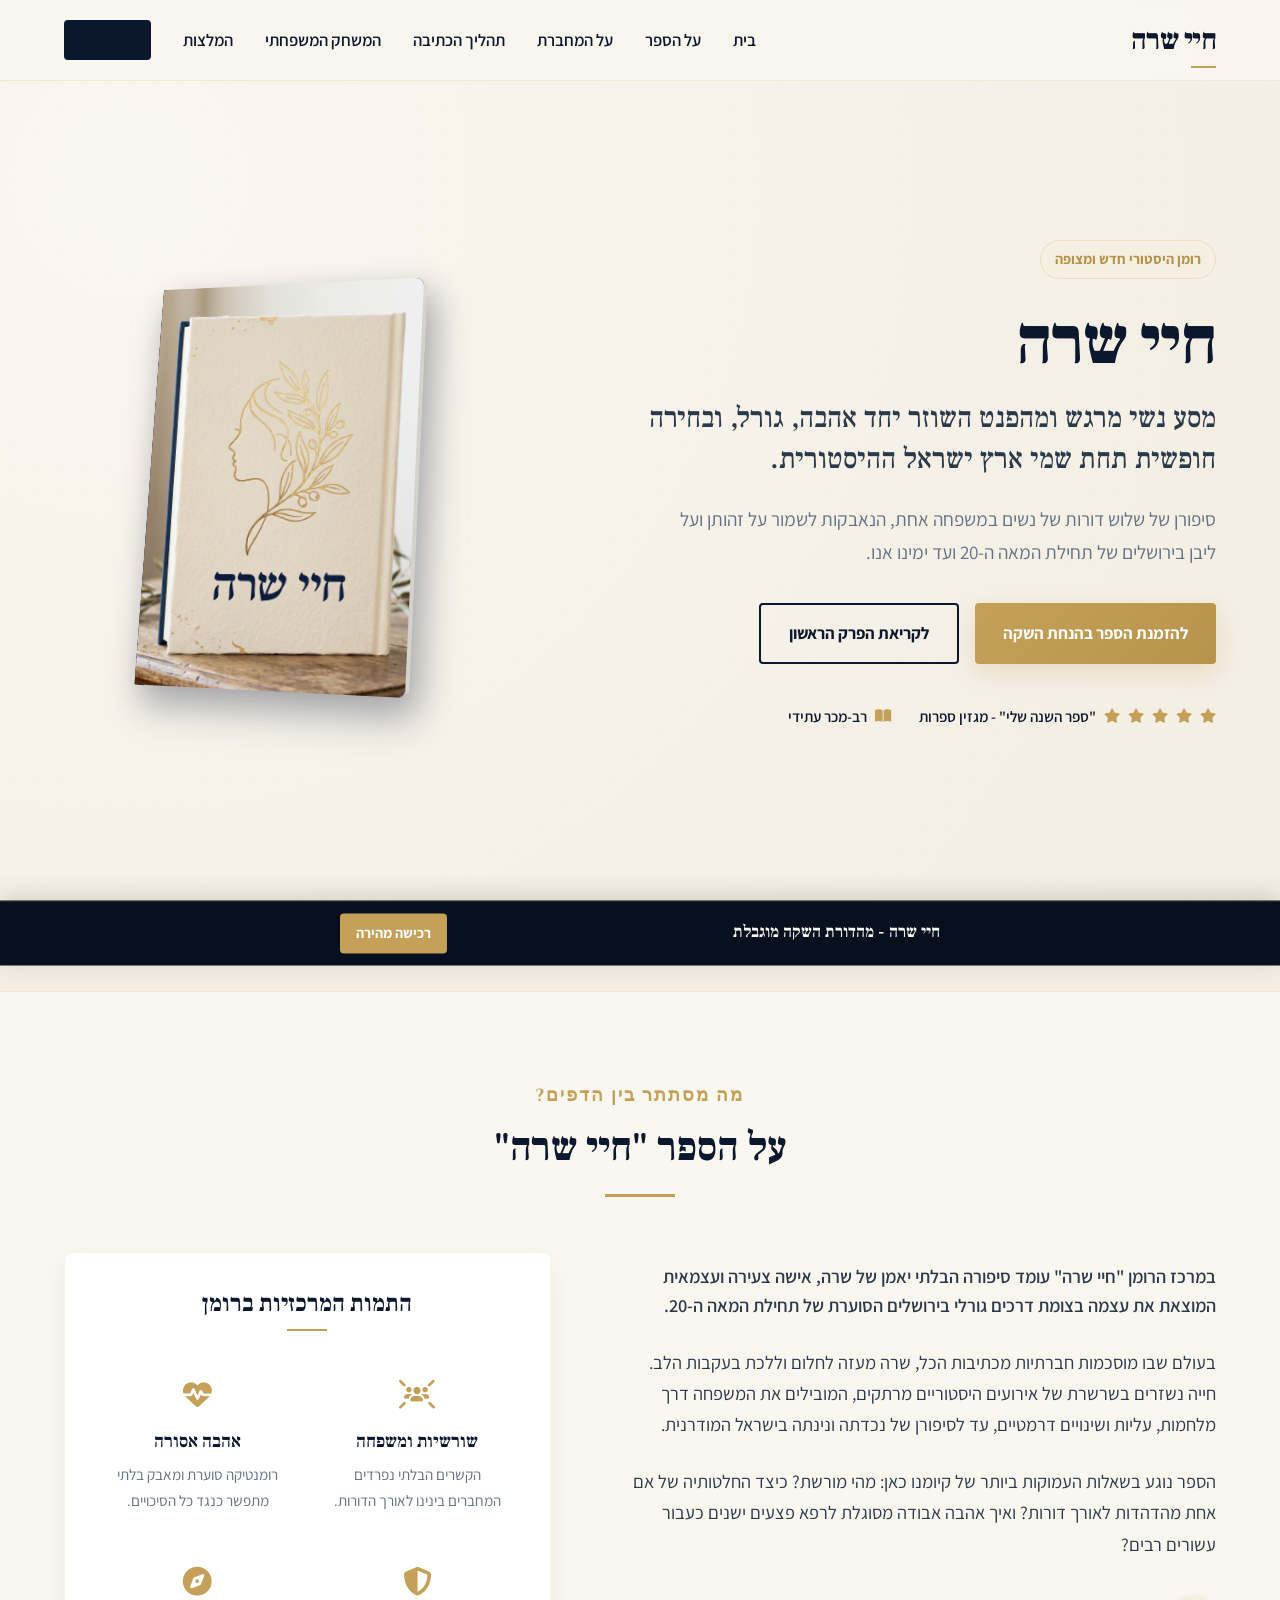
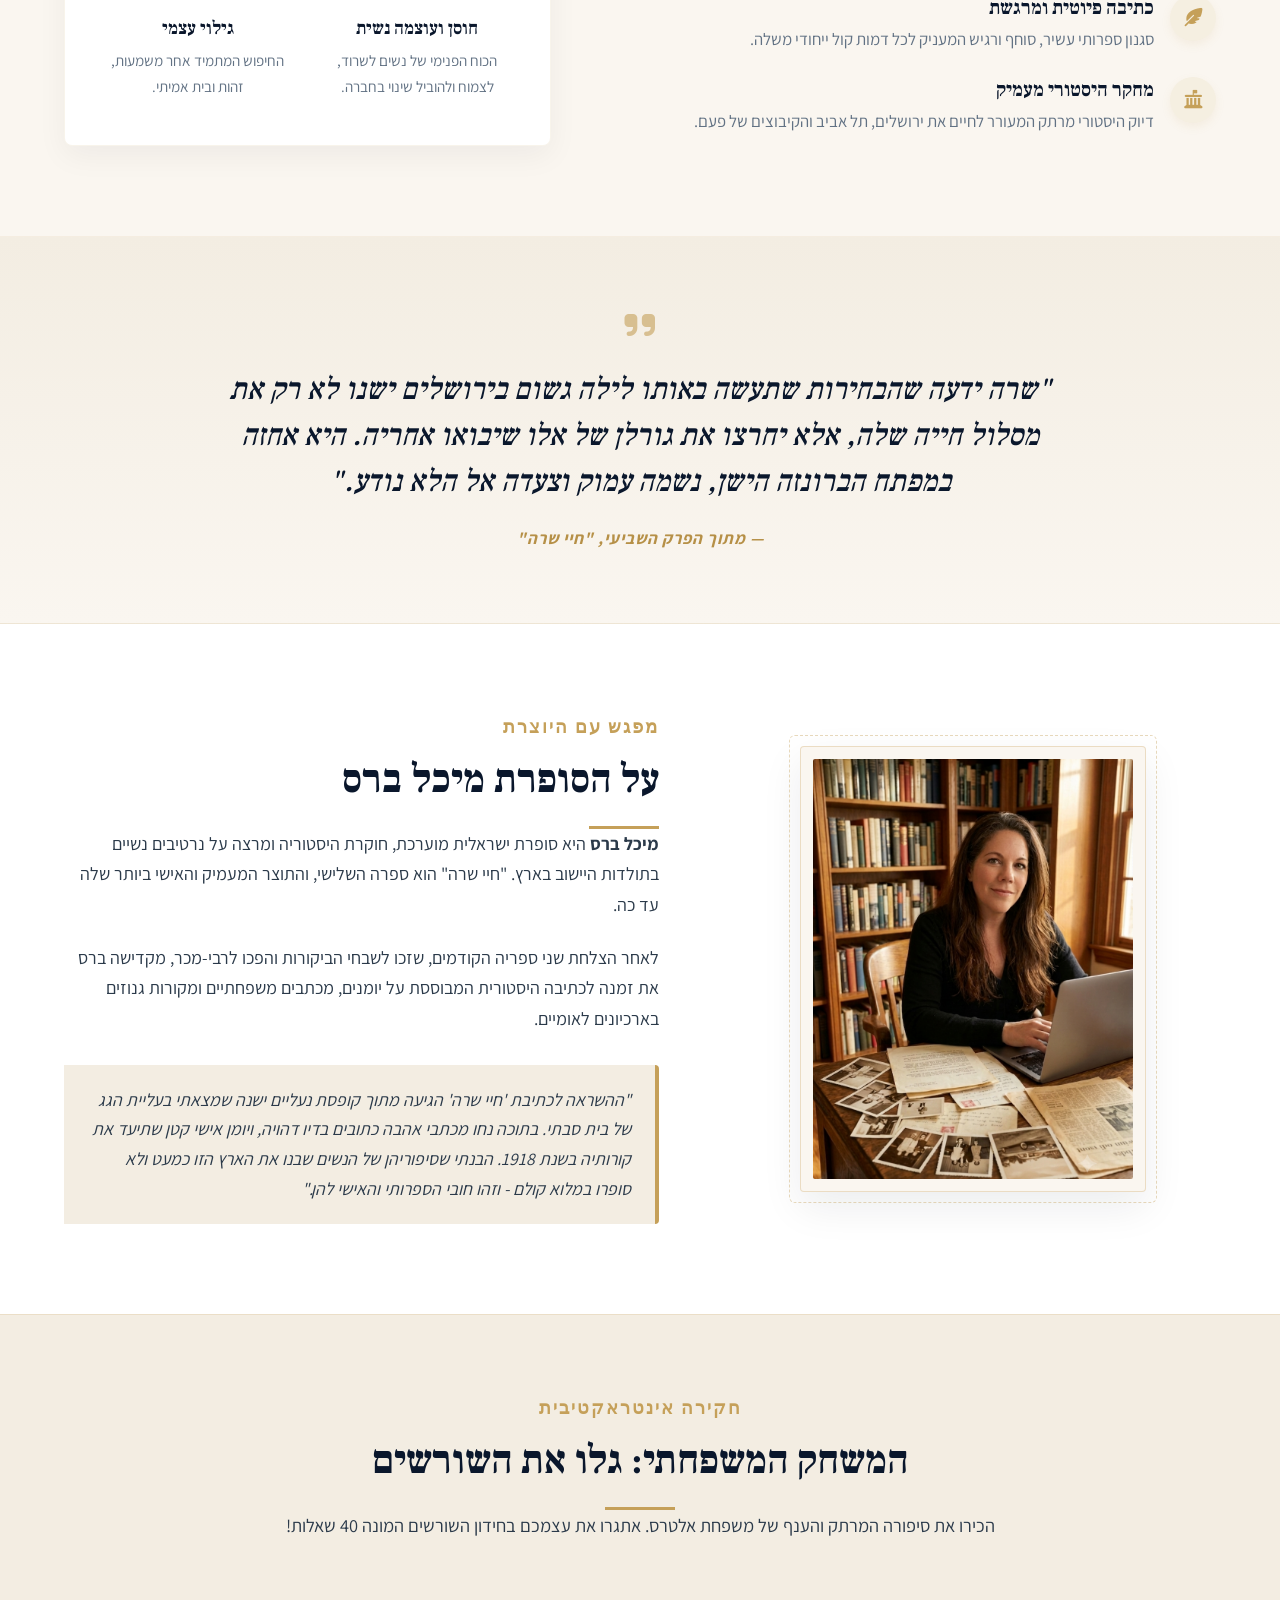
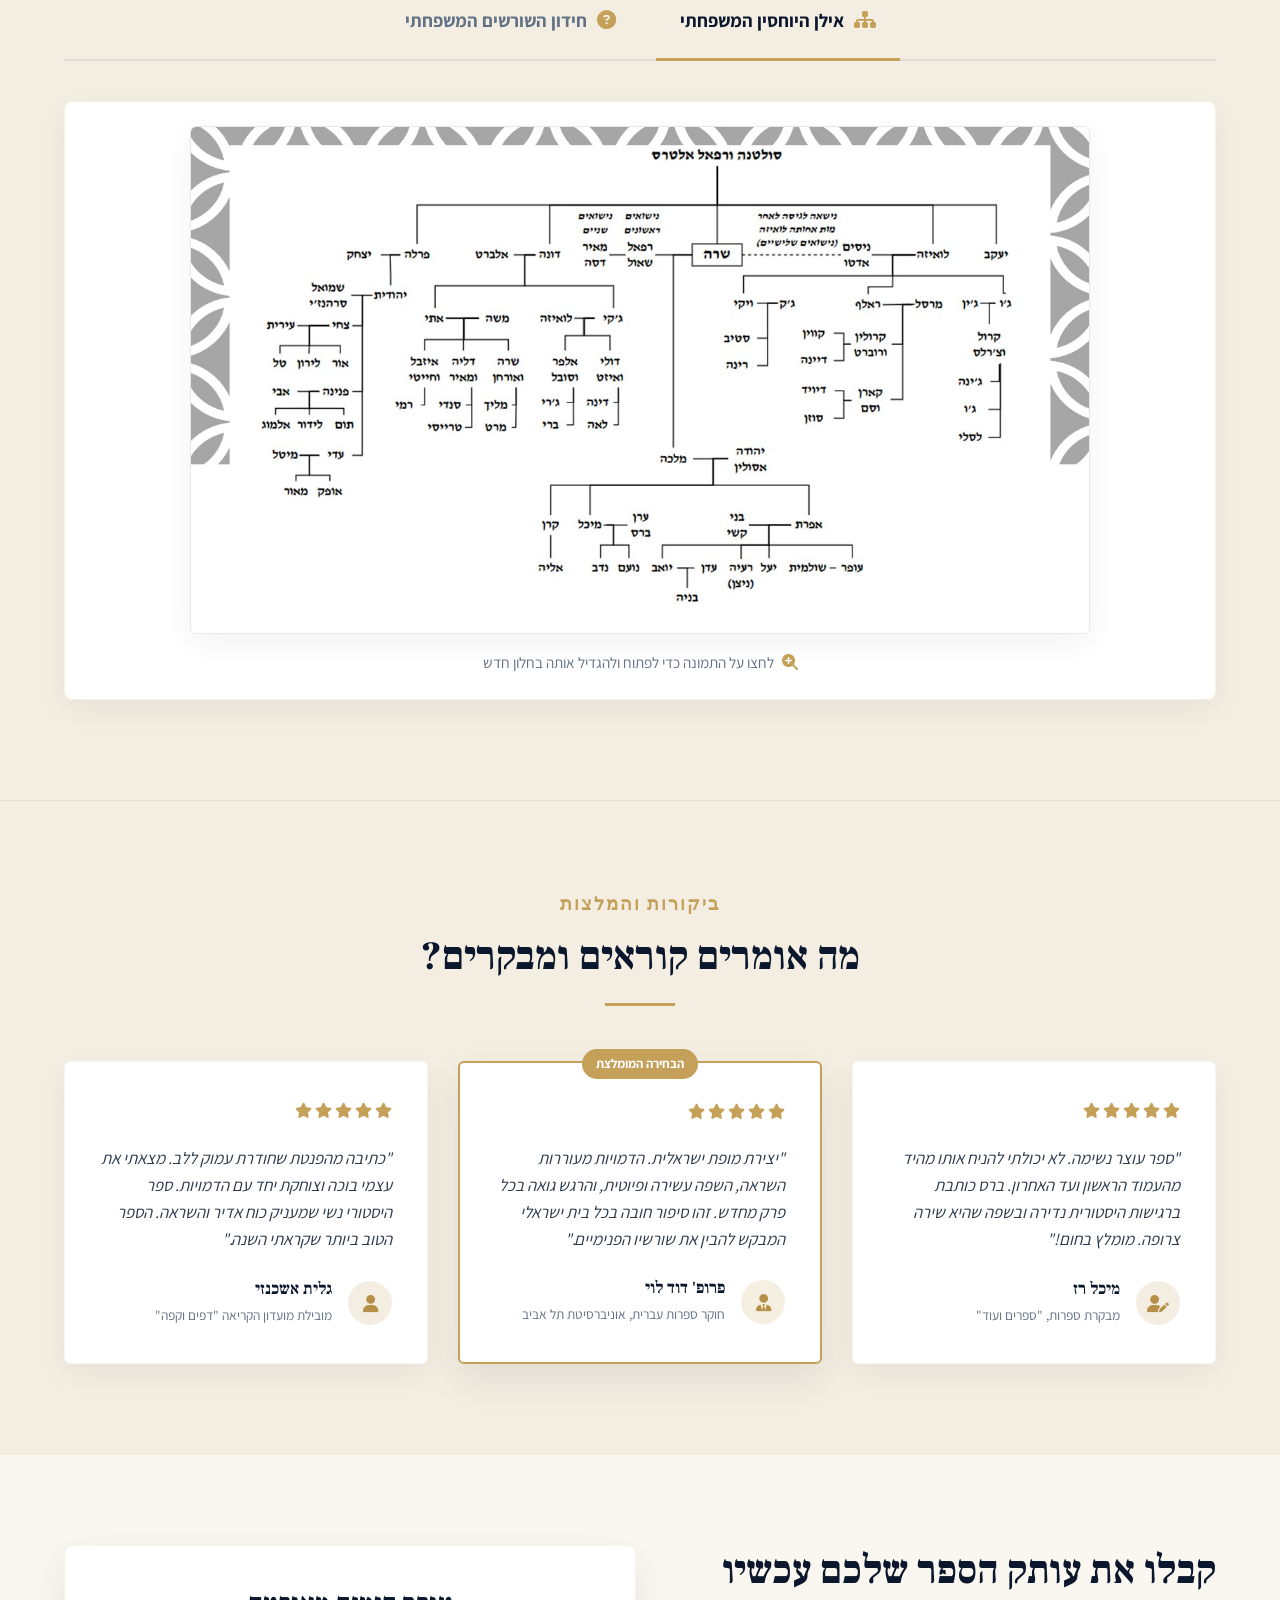
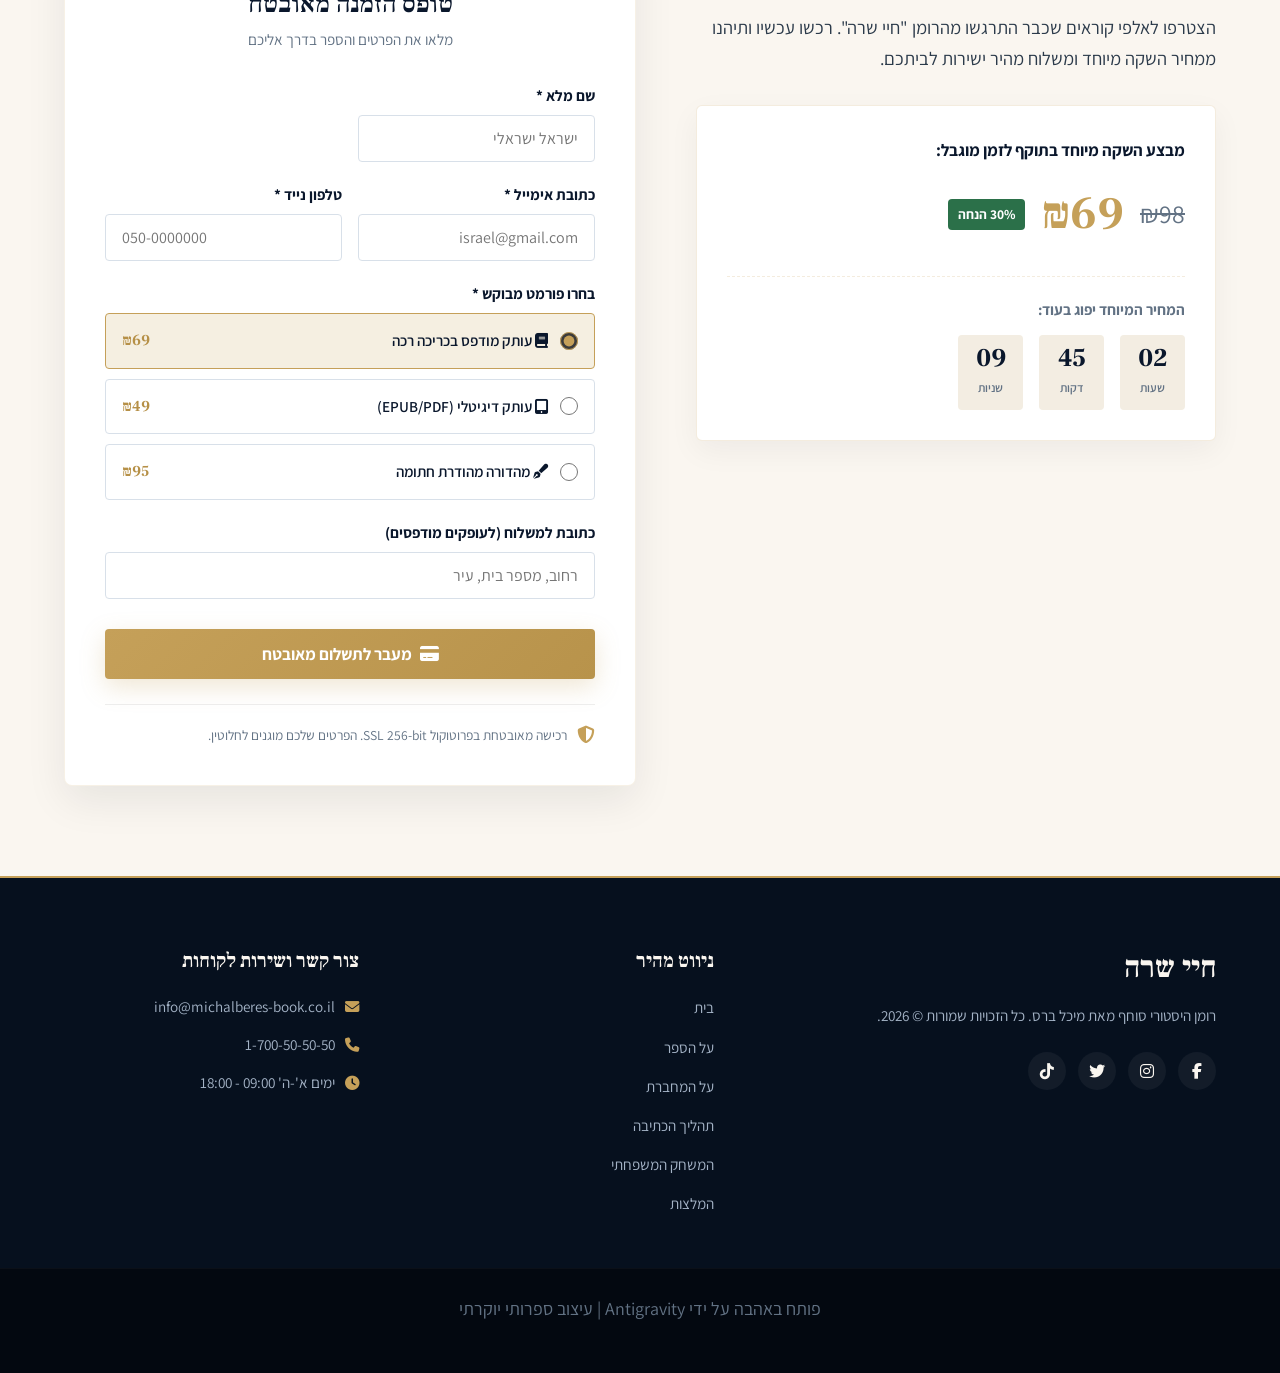
<file: index.html>
<!DOCTYPE html>
<html lang="he" dir="rtl">
<head>
    <meta charset="UTF-8">
    <meta name="viewport" content="width=device-width, initial-scale=1.0">
    <meta name="description" content="חיי שרה - רומן היסטורי סוחף ומרגש מאת מיכל ברס. יצירה ספרותית עמוקה על אהבה, בחירה וחוסן נשי השוזרת את סיפורן של שלוש דורות של נשים בארץ ישראל.">
    <title>חיי שרה | רומן היסטורי סוחף מאת מיכל ברס</title>
    <!-- Google Fonts: Frank Ruhl Libre (Serif for headings) and Assistant (Sans-Serif for body) -->
    <link rel="preconnect" href="https://fonts.googleapis.com">
    <link rel="preconnect" href="https://fonts.gstatic.com" crossorigin>
    <link href="https://fonts.googleapis.com/css2?family=Assistant:wght@300;400;600;700&family=Frank+Ruhl+Libre:wght@300;500;700;900&family=Cinzel:wght@500;700&display=swap" rel="stylesheet">
    <!-- Font Awesome Icons -->
    <link rel="stylesheet" href="https://cdnjs.cloudflare.com/ajax/libs/font-awesome/6.4.0/css/all.min.css">
    <!-- Main stylesheet -->
    <link rel="stylesheet" href="styles.css">
    <!-- Game Stylesheet -->
    <link rel="stylesheet" href="game.css">
</head>
<body>

    <!-- Floating Top Bar for mobile conversions -->
    <div class="floating-bar" id="floatingBar">
        <div class="floating-bar-container">
            <span class="floating-title">חיי שרה - מהדורת השקה מוגבלת</span>
            <a href="#purchase" class="btn btn-sm btn-gold">רכישה מהירה</a>
        </div>
    </div>

    <!-- Navigation Header -->
    <header class="main-header">
        <div class="header-container">
            <div class="logo">
                <span class="logo-text">חיי שרה</span>
            </div>
            
            <nav class="main-nav" id="mainNav">
                <ul>
                    <li><a href="#hero">בית</a></li>
                    <li><a href="#about">על הספר</a></li>
                    <li><a href="#author">על המחברת</a></li>
                    <li><a href="writing-process.html">תהליך הכתיבה</a></li>
                    <li><a href="#family-game">המשחק המשפחתי</a></li>
                    <li><a href="#reviews">המלצות</a></li>
                    <li><a href="#purchase" class="btn btn-nav">להזמנה עכשיו</a></li>
                </ul>
            </nav>

            <button class="nav-toggle" id="navToggle" aria-label="תפריט ניווט">
                <span></span>
                <span></span>
                <span></span>
            </button>
        </div>
    </header>

    <main>
        <!-- Hero Section -->
        <section class="hero-section" id="hero">
            <div class="hero-bg-overlay"></div>
            <div class="container hero-container">
                <div class="hero-content">
                    <span class="hero-badge">רומן היסטורי חדש ומצופה</span>
                    <h1 class="hero-title">חיי שרה</h1>
                    <h2 class="hero-subtitle">מסע נשי מרגש ומהפנט השוזר יחד אהבה, גורל, ובחירה חופשית תחת שמי ארץ ישראל ההיסטורית.</h2>
                    <p class="hero-lead">סיפורן של שלוש דורות של נשים במשפחה אחת, הנאבקות לשמור על זהותן ועל ליבן בירושלים של תחילת המאה ה-20 ועד ימינו אנו.</p>
                    
                    <div class="hero-cta-group">
                        <a href="#purchase" class="btn btn-primary btn-lg">להזמנת הספר בהנחת השקה</a>
                        <a href="#about" class="btn btn-outline btn-lg">לקריאת הפרק הראשון</a>
                    </div>

                    <div class="hero-trust-indicators">
                        <div class="trust-item">
                            <i class="fa-solid fa-star text-gold"></i>
                            <i class="fa-solid fa-star text-gold"></i>
                            <i class="fa-solid fa-star text-gold"></i>
                            <i class="fa-solid fa-star text-gold"></i>
                            <i class="fa-solid fa-star text-gold"></i>
                            <span>"ספר השנה שלי" - מגזין ספרות</span>
                        </div>
                        <div class="trust-item">
                            <i class="fa-solid fa-book-open text-gold"></i>
                            <span>רב-מכר עתידי</span>
                        </div>
                    </div>
                </div>

                <div class="hero-image-wrapper">
                    <!-- Dynamic 3D Book Cover -->
                    <div class="book-container-3d" id="bookContainer">
                        <div class="book-3d">
                            <div class="book-spine"></div>
                            <div class="book-cover">
                                <img src="assets/book_cover.png" alt="חיי שרה - כריכת הספר">
                            </div>
                            <div class="book-shadow"></div>
                        </div>
                    </div>
                </div>
            </div>
        </section>

        <!-- Trust Badges Section -->
        <section class="badges-section">
            <div class="container badges-container">
                <div class="badge-item">
                    <i class="fa-solid fa-truck"></i>
                    <span>משלוח מהיר לכל חלקי הארץ</span>
                </div>
                <div class="badge-item">
                    <i class="fa-solid fa-lock"></i>
                    <span>רכישה מאובטחת SSL</span>
                </div>
                <div class="badge-item">
                    <i class="fa-solid fa-rotate-left"></i>
                    <span>החזר כספי מלא מובטח</span>
                </div>
            </div>
        </section>

        <!-- About Section -->
        <section class="about-section" id="about">
            <div class="container">
                <div class="section-header text-center">
                    <span class="section-subtitle">מה מסתתר בין הדפים?</span>
                    <h2 class="section-title">על הספר "חיי שרה"</h2>
                    <div class="title-divider"></div>
                </div>

                <div class="about-grid">
                    <div class="about-text">
                        <p class="paragraph-lead">במרכז הרומן "חיי שרה" עומד סיפורה הבלתי יאמן של שרה, אישה צעירה ועצמאית המוצאת את עצמה בצומת דרכים גורלי בירושלים הסוערת של תחילת המאה ה-20.</p>
                        <p>בעולם שבו מוסכמות חברתיות מכתיבות הכל, שרה מעזה לחלום וללכת בעקבות הלב. חייה נשזרים בשרשרת של אירועים היסטוריים מרתקים, המובילים את המשפחה דרך מלחמות, עליות ושינויים דרמטיים, עד לסיפורן של נכדתה ונינתה בישראל המודרנית.</p>
                        <p>הספר נוגע בשאלות העמוקות ביותר של קיומנו כאן: מהי מורשת? כיצד החלטותיה של אם אחת מהדהדות לאורך דורות? ואיך אהבה אבודה מסוגלת לרפא פצעים ישנים כעבור עשורים רבים?</p>
                        
                        <div class="features-list">
                            <div class="feature-item">
                                <div class="feature-icon">
                                    <i class="fa-solid fa-feather-pointed"></i>
                                </div>
                                <div class="feature-body">
                                    <h3>כתיבה פיוטית ומרגשת</h3>
                                    <p>סגנון ספרותי עשיר, סוחף ורגיש המעניק לכל דמות קול ייחודי משלה.</p>
                                </div>
                            </div>
                            <div class="feature-item">
                                <div class="feature-icon">
                                    <i class="fa-solid fa-landmark-flag"></i>
                                </div>
                                <div class="feature-body">
                                    <h3>מחקר היסטורי מעמיק</h3>
                                    <p>דיוק היסטורי מרתק המעורר לחיים את ירושלים, תל אביב והקיבוצים של פעם.</p>
                                </div>
                            </div>
                        </div>
                    </div>

                    <div class="about-visual">
                        <div class="themes-card">
                            <h3 class="themes-title">התמות המרכזיות ברומן</h3>
                            <div class="themes-grid">
                                <div class="theme-box">
                                    <div class="theme-icon"><i class="fa-solid fa-users-rays"></i></div>
                                    <h4>שורשיות ומשפחה</h4>
                                    <p>הקשרים הבלתי נפרדים המחברים בינינו לאורך הדורות.</p>
                                </div>
                                <div class="theme-box">
                                    <div class="theme-icon"><i class="fa-solid fa-heart-pulse"></i></div>
                                    <h4>אהבה אסורה</h4>
                                    <p>רומנטיקה סוערת ומאבק בלתי מתפשר כנגד כל הסיכויים.</p>
                                </div>
                                <div class="theme-box">
                                    <div class="theme-icon"><i class="fa-solid fa-shield-halved"></i></div>
                                    <h4>חוסן ועוצמה נשית</h4>
                                    <p>הכוח הפנימי של נשים לשרוד, לצמוח ולהוביל שינוי בחברה.</p>
                                </div>
                                <div class="theme-box">
                                    <div class="theme-icon"><i class="fa-solid fa-compass"></i></div>
                                    <h4>גילוי עצמי</h4>
                                    <p>החיפוש המתמיד אחר משמעות, זהות ובית אמיתי.</p>
                                </div>
                            </div>
                        </div>
                    </div>
                </div>
            </div>
        </section>

        <!-- Quote Callout Section -->
        <section class="quote-callout">
            <div class="container text-center">
                <i class="fa-solid fa-quote-right quote-icon"></i>
                <blockquote>
                    "שרה ידעה שהבחירות שתעשה באותו לילה גשום בירושלים ישנו לא רק את מסלול חייה שלה, אלא יחרצו את גורלן של אלו שיבואו אחריה. היא אחזה במפתח הברונזה הישן, נשמה עמוק וצעדה אל הלא נודע."
                </blockquote>
                <cite>— מתוך הפרק השביעי, "חיי שרה"</cite>
            </div>
        </section>

        <!-- Author Bio Section -->
        <section class="author-section" id="author">
            <div class="container">
                <div class="author-grid">
                    <div class="author-image-wrapper">
                        <div class="author-frame">
                            <img src="assets/author.png" alt="מיכל ברס - סופרת">
                        </div>
                    </div>
                    
                    <div class="author-content">
                        <span class="section-subtitle">מפגש עם היוצרת</span>
                        <h2 class="section-title">על הסופרת מיכל ברס</h2>
                        <div class="title-divider align-right"></div>
                        
                        <p><strong>מיכל ברס</strong> היא סופרת ישראלית מוערכת, חוקרת היסטוריה ומרצה על נרטיבים נשיים בתולדות היישוב בארץ. "חיי שרה" הוא ספרה השלישי, והתוצר המעמיק והאישי ביותר שלה עד כה.</p>
                        
                        <p>לאחר הצלחת שני ספריה הקודמים, שזכו לשבחי הביקורות והפכו לרבי-מכר, מקדישה ברס את זמנה לכתיבה היסטורית המבוססת על יומנים, מכתבים משפחתיים ומקורות גנוזים בארכיונים לאומיים.</p>
                        
                        <blockquote class="author-quote">
                            "ההשראה לכתיבת 'חיי שרה' הגיעה מתוך קופסת נעליים ישנה שמצאתי בעליית הגג של בית סבתי. בתוכה נחו מכתבי אהבה כתובים בדיו דהויה, ויומן אישי קטן שתיעד את קורותיה בשנת 1918. הבנתי שסיפוריהן של הנשים שבנו את הארץ הזו כמעט ולא סופרו במלוא קולם - וזהו חובי הספרותי והאישי להן."
                        </blockquote>
                    </div>
                </div>
            </div>
        </section>

        <!-- ==========================================================================
             Interactive Family Tree & Trivia Game Section
             ========================================================================== -->
        <section class="game-section" id="family-game">
            <div class="container">
                <div class="section-header text-center">
                    <span class="section-subtitle">חקירה אינטראקטיבית</span>
                    <h2 class="section-title">המשחק המשפחתי: גלו את השורשים</h2>
                    <div class="title-divider"></div>
                    <p class="game-intro-text">הכירו את סיפורה המרתק והענף של משפחת אלטרס. אתגרו את עצמכם בחידון השורשים המונה 40 שאלות!</p>
                </div>

                <!-- Mode Toggle Tabs -->
                <div class="game-tabs">
                    <button class="tab-btn active" data-tab="mode-tree">
                        <i class="fa-solid fa-sitemap"></i> אילן היוחסין המשפחתי
                    </button>
                    <button class="tab-btn" data-tab="mode-game">
                        <i class="fa-solid fa-circle-question"></i> חידון השורשים המשפחתי
                    </button>
                </div>

                <!-- Mode Content Wrapper -->
                <div class="game-content-wrapper">
                    
                    <!-- Mode A: The Family Tree Image -->
                    <div class="tab-content active" id="mode-tree">
                        <div class="tree-image-container">
                            <a href="family tree.jpg" target="_blank" class="tree-image-link" title="לחצו להגדלה בחלון חדש">
                                <img src="family tree.jpg" alt="אילן היוחסין המשפחתי של משפחת אלטרס" class="family-tree-img">
                            </a>
                            <div class="tree-image-tip">
                                <p><i class="fa-solid fa-search-plus"></i> לחצו על התמונה כדי לפתוח ולהגדיל אותה בחלון חדש</p>
                            </div>
                        </div>
                    </div>
                    
                    <!-- Mode B: 40-Question Trivia Quiz -->
                    <div class="tab-content" id="mode-game">
                        <div class="trivia-game-container">
                            <div class="quiz-header">
                                <div class="quiz-progress-wrapper">
                                    <span class="quiz-progress-text">שאלה 1 מתוך 40</span>
                                    <div class="quiz-progress-bar-container">
                                        <div class="quiz-progress-bar" id="quizProgressBar"></div>
                                    </div>
                                </div>
                                <div class="quiz-score-badge">
                                    ניקוד: <span id="quizScore">0</span> / 40
                                </div>
                            </div>
                            
                            <div class="quiz-body">
                                <h3 class="quiz-question" id="quizQuestion">כמה ילדים נולדו לסולטנה ורפאל אלטרס?</h3>
                                <div class="quiz-options" id="quizOptions">
                                    <!-- Options buttons generated by JS -->
                                </div>
                                
                                <!-- Feedback Card with Explanations -->
                                <div class="quiz-feedback-card hidden" id="quizFeedbackCard">
                                    <div class="feedback-icon" id="feedbackIcon"></div>
                                    <div class="feedback-text-content">
                                        <h4 id="feedbackTitle">-</h4>
                                        <p id="feedbackExplanation">-</p>
                                    </div>
                                </div>
                            </div>
                            
                            <div class="quiz-footer">
                                <button class="btn btn-outline" id="restartQuizBtn">
                                    התחל מחדש <i class="fa-solid fa-rotate-left"></i>
                                </button>
                                <button class="btn btn-primary" id="nextQuestionBtn" disabled>
                                    שאלה הבאה <i class="fa-solid fa-arrow-left"></i>
                                </button>
                            </div>
                        </div>
                    </div>
                    
                </div>
            </div>
        </section>

        <!-- Testimonials Section -->
        <section class="reviews-section" id="reviews">
            <div class="container">
                <div class="section-header text-center">
                    <span class="section-subtitle">ביקורות והמלצות</span>
                    <h2 class="section-title">מה אומרים קוראים ומבקרים?</h2>
                    <div class="title-divider"></div>
                </div>

                <div class="reviews-grid">
                    <!-- Review 1 -->
                    <div class="review-card">
                        <div class="review-stars">
                            <i class="fa-solid fa-star"></i>
                            <i class="fa-solid fa-star"></i>
                            <i class="fa-solid fa-star"></i>
                            <i class="fa-solid fa-star"></i>
                            <i class="fa-solid fa-star"></i>
                        </div>
                        <p class="review-text">"ספר עוצר נשימה. לא יכולתי להניח אותו מהיד מהעמוד הראשון ועד האחרון. ברס כותבת ברגישות היסטורית נדירה ובשפה שהיא שירה צרופה. מומלץ בחום!"</p>
                        <div class="review-author">
                            <div class="author-avatar"><i class="fa-solid fa-user-pen"></i></div>
                            <div class="author-info">
                                <h4>מיכל רז</h4>
                                <span>מבקרת ספרות, "ספרים ועוד"</span>
                            </div>
                        </div>
                    </div>

                    <!-- Review 2 -->
                    <div class="review-card featured">
                        <div class="featured-badge">הבחירה המומלצת</div>
                        <div class="review-stars">
                            <i class="fa-solid fa-star"></i>
                            <i class="fa-solid fa-star"></i>
                            <i class="fa-solid fa-star"></i>
                            <i class="fa-solid fa-star"></i>
                            <i class="fa-solid fa-star"></i>
                        </div>
                        <p class="review-text">"יצירת מופת ישראלית. הדמויות מעוררות השראה, השפה עשירה ופיוטית, והרגש גואה בכל פרק מחדש. זהו סיפור חובה בכל בית ישראלי המבקש להבין את שורשיו הפנימיים."</p>
                        <div class="review-author">
                            <div class="author-avatar"><i class="fa-solid fa-user-tie"></i></div>
                            <div class="author-info">
                                <h4>פרופ' דוד לוי</h4>
                                <span>חוקר ספרות עברית, אוניברסיטת תל אביב</span>
                            </div>
                        </div>
                    </div>

                    <!-- Review 3 -->
                    <div class="review-card">
                        <div class="review-stars">
                            <i class="fa-solid fa-star"></i>
                            <i class="fa-solid fa-star"></i>
                            <i class="fa-solid fa-star"></i>
                            <i class="fa-solid fa-star"></i>
                            <i class="fa-solid fa-star"></i>
                        </div>
                        <p class="review-text">"כתיבה מהפנטת שחודרת עמוק ללב. מצאתי את עצמי בוכה וצוחקת יחד עם הדמויות. ספר היסטורי נשי שמעניק כוח אדיר והשראה. הספר הטוב ביותר שקראתי השנה."</p>
                        <div class="review-author">
                            <div class="author-avatar"><i class="fa-solid fa-user"></i></div>
                            <div class="author-info">
                                <h4>גלית אשכנזי</h4>
                                <span>מובילת מועדון הקריאה "דפים וקפה"</span>
                            </div>
                        </div>
                    </div>
                </div>
            </div>
        </section>

        <!-- Final CTA & Purchase Section -->
        <section class="purchase-section" id="purchase">
            <div class="container purchase-container">
                <div class="purchase-info">
                    <h2 class="purchase-title">קבלו את עותק הספר שלכם עכשיו</h2>
                    <p class="purchase-subtitle">הצטרפו לאלפי קוראים שכבר התרגשו מהרומן "חיי שרה". רכשו עכשיו ותיהנו ממחיר השקה מיוחד ומשלוח מהיר ישירות לביתכם.</p>
                    
                    <div class="promo-box">
                        <div class="promo-header">מבצע השקה מיוחד בתוקף לזמן מוגבל:</div>
                        <div class="promo-price">
                            <span class="old-price">₪98</span>
                            <span class="new-price text-gold">₪69</span>
                            <span class="discount-badge">30% הנחה</span>
                        </div>
                        
                        <!-- Countdown timer to drive urgency and conversions -->
                        <div class="countdown-wrapper">
                            <div class="countdown-title">המחיר המיוחד יפוג בעוד:</div>
                            <div class="countdown" id="countdown">
                                <div class="countdown-item">
                                    <span id="hours">02</span>
                                    <label>שעות</label>
                                </div>
                                <div class="countdown-item">
                                    <span id="minutes">45</span>
                                    <label>דקות</label>
                                </div>
                                <div class="countdown-item">
                                    <span id="seconds">12</span>
                                    <label>שניות</label>
                                </div>
                            </div>
                        </div>
                    </div>
                </div>

                <div class="purchase-card">
                    <h3>טופס הזמנה מאובטח</h3>
                    <p class="form-lead">מלאו את הפרטים והספר בדרך אליכם</p>
                    
                    <form id="orderForm" class="order-form">
                        <div class="form-group-row">
                            <div class="form-group">
                                <label for="fullName">שם מלא *</label>
                                <input type="text" id="fullName" required placeholder="ישראל ישראלי">
                            </div>
                        </div>
                        
                        <div class="form-group-row">
                            <div class="form-group">
                                <label for="email">כתובת אימייל *</label>
                                <input type="email" id="email" required placeholder="israel@gmail.com">
                            </div>
                            <div class="form-group">
                                <label for="phone">טלפון נייד *</label>
                                <input type="tel" id="phone" required placeholder="050-0000000">
                            </div>
                        </div>

                        <div class="form-group">
                            <label>בחרו פורמט מבוקש *</label>
                            <div class="format-options">
                                <label class="format-option active">
                                    <input type="radio" name="bookFormat" value="printed" checked>
                                    <span class="option-content">
                                        <span class="option-title"><i class="fa-solid fa-book"></i> עותק מודפס בכריכה רכה</span>
                                        <span class="option-price">₪69</span>
                                    </span>
                                </label>
                                <label class="format-option">
                                    <input type="radio" name="bookFormat" value="digital">
                                    <span class="option-content">
                                        <span class="option-title"><i class="fa-solid fa-tablet-screen-button"></i> עותק דיגיטלי (EPUB/PDF)</span>
                                        <span class="option-price">₪49</span>
                                    </span>
                                </label>
                                <label class="format-option">
                                    <input type="radio" name="bookFormat" value="collector">
                                    <span class="option-content">
                                        <span class="option-title"><i class="fa-solid fa-pen-fancy"></i> מהדורה מהודרת חתומה</span>
                                        <span class="option-price">₪95</span>
                                    </span>
                                </label>
                            </div>
                        </div>

                        <div class="form-group">
                            <label for="address">כתובת למשלוח (לעופקים מודפסים)</label>
                            <input type="text" id="address" placeholder="רחוב, מספר בית, עיר">
                        </div>

                        <button type="submit" class="btn btn-primary btn-block btn-submit">
                            <i class="fa-solid fa-credit-card"></i>
                            <span>מעבר לתשלום מאובטח</span>
                        </button>
                    </form>
                    
                    <div class="payment-guarantee">
                        <i class="fa-solid fa-shield-halved text-gold"></i>
                        <span>רכישה מאובטחת בפרוטוקול SSL 256-bit. הפרטים שלכם מוגנים לחלוטין.</span>
                    </div>
                </div>
            </div>
        </section>
    </main>

    <!-- Footer -->
    <footer class="main-footer">
        <div class="container footer-container">
            <div class="footer-brand">
                <h2>חיי שרה</h2>
                <p>רומן היסטורי סוחף מאת מיכל ברס. כל הזכויות שמורות © 2026.</p>
                <div class="social-links">
                    <a href="#" aria-label="פייסבוק"><i class="fa-brands fa-facebook-f"></i></a>
                    <a href="#" aria-label="אינסטגרם"><i class="fa-brands fa-instagram"></i></a>
                    <a href="#" aria-label="טוויטר"><i class="fa-brands fa-twitter"></i></a>
                    <a href="#" aria-label="בוקטיקוק"><i class="fa-brands fa-tiktok"></i></a>
                </div>
            </div>

            <div class="footer-links">
                <h3>ניווט מהיר</h3>
                <ul>
                    <li><a href="#hero">בית</a></li>
                    <li><a href="#about">על הספר</a></li>
                    <li><a href="#author">על המחברת</a></li>
                    <li><a href="writing-process.html">תהליך הכתיבה</a></li>
                    <li><a href="#family-game">המשחק המשפחתי</a></li>
                    <li><a href="#reviews">המלצות</a></li>
                </ul>
            </div>

            <div class="footer-contact">
                <h3>צור קשר ושירות לקוחות</h3>
                <p><i class="fa-solid fa-envelope text-gold"></i> info@michalberes-book.co.il</p>
                <p><i class="fa-solid fa-phone text-gold"></i> 1-700-50-50-50</p>
                <p><i class="fa-solid fa-clock text-gold"></i> ימים א'-ה' 09:00 - 18:00</p>
            </div>
        </div>
        <div class="footer-bottom">
            <p>פותח באהבה על ידי Antigravity | עיצוב ספרותי יוקרתי</p>
        </div>
    </footer>

    <!-- Success Modal -->
    <div class="modal" id="successModal">
        <div class="modal-content">
            <button class="modal-close" id="modalClose">&times;</button>
            <div class="modal-icon"><i class="fa-solid fa-circle-check"></i></div>
            <h2>תודה רבה על הזמנתך!</h2>
            <p>ההזמנה לספר <strong>"חיי שרה"</strong> התקבלה בהצלחה במערכת.</p>
            <p>אישור הזמנה נשלח לכתובת האימייל שציינת. אנו מכינים את המשלוח ונודיע לך ברגע שהוא ייצא לדרך!</p>
            <button class="btn btn-primary" id="modalCloseBtn">סגור</button>
        </div>
    </div>

    <!-- Victory Star Shower Elements -->
    <div class="victory-modal" id="victoryModal">
        <div class="victory-content">
            <div class="victory-star-icon"><i class="fa-solid fa-star"></i></div>
            <h2 id="victoryTitle">כל הכבוד!</h2>
            <p id="victoryMessage">תודה שחיברתם את השורשים המשפחתיים של משפחת אלטרס!</p>
            <button class="btn btn-primary" id="closeVictoryBtn">שחק שוב <i class="fa-solid fa-rotate-left"></i></button>
        </div>
    </div>
    <canvas id="starCanvas" class="star-canvas hidden"></canvas>

    <!-- Script files -->
    <script src="script.js"></script>
    <script src="game.js"></script>
</body>
</html>
</file>
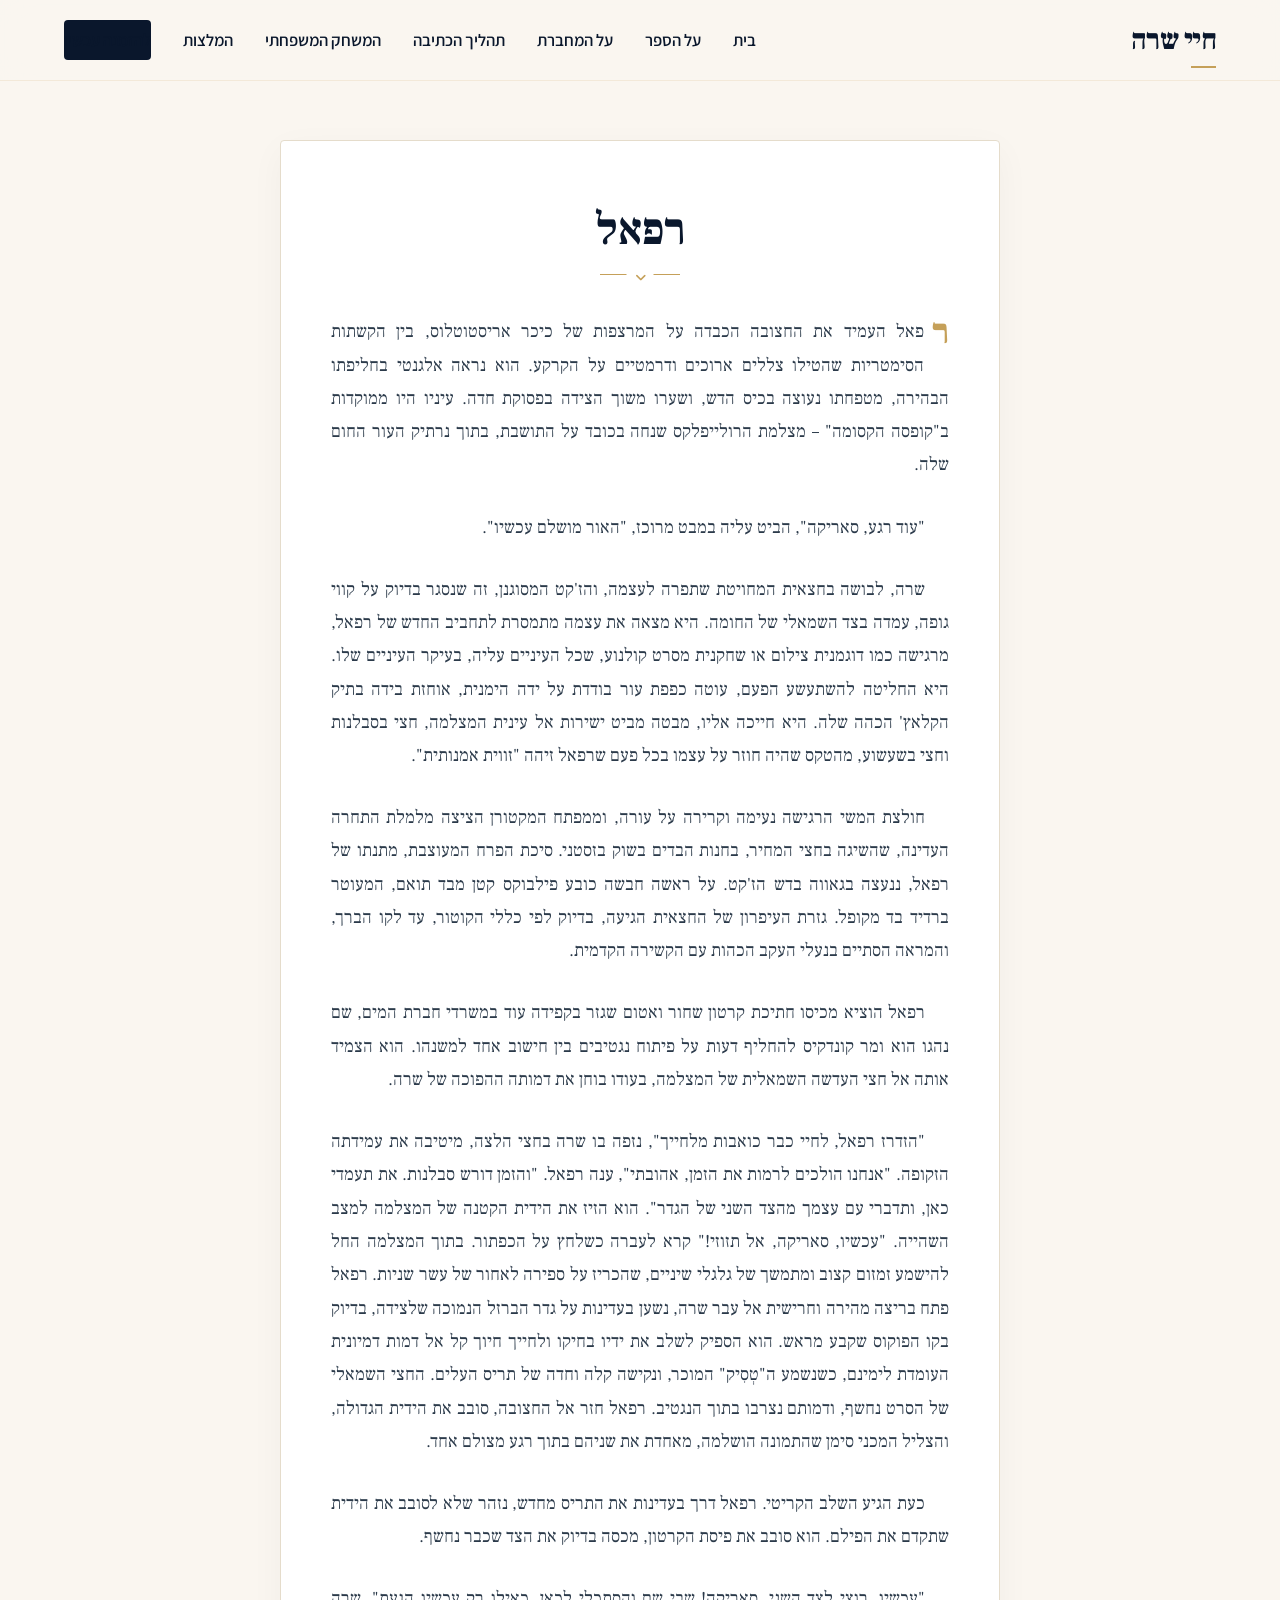
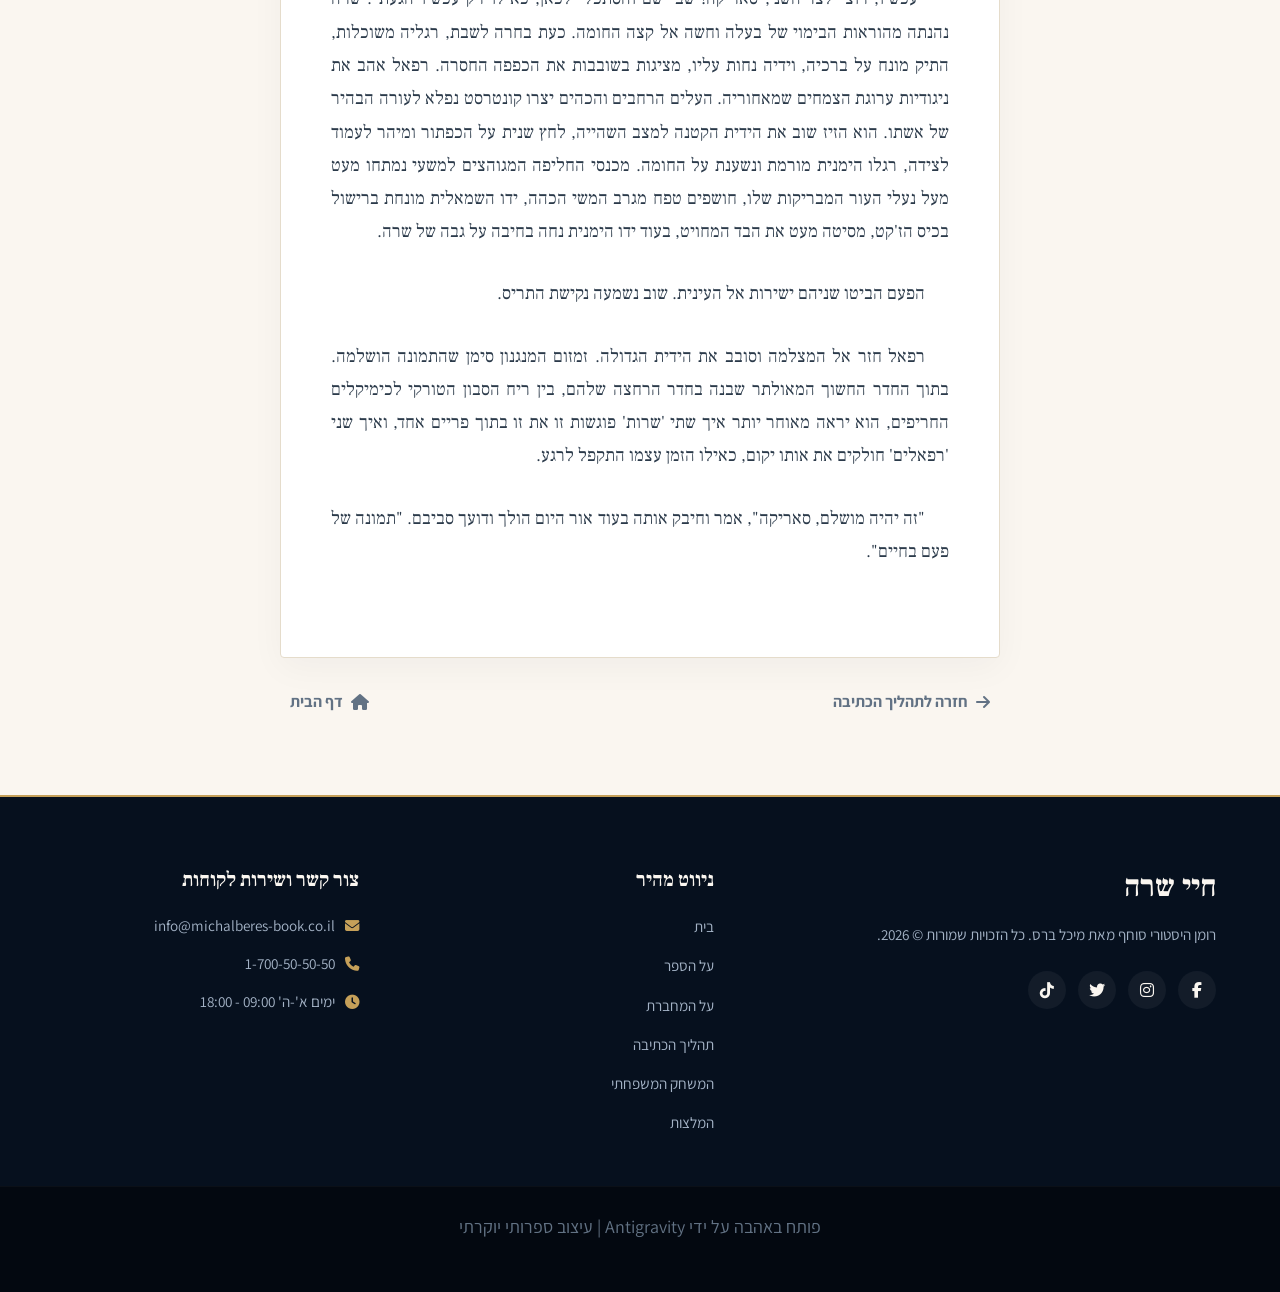
<file: refael-chapter.html>
<!DOCTYPE html>
<html lang="he" dir="rtl">
<head>
    <meta charset="UTF-8">
    <meta name="viewport" content="width=device-width, initial-scale=1.0">
    <meta name="description" content="הפרק המלא 'רפאל' מתוך הרומן ההיסטורי 'חיי שרה' מאת מיכל ברס.">
    <title>הפרק המלא: רפאל | חיי שרה מאת מיכל ברס</title>
    <!-- Google Fonts: Frank Ruhl Libre (Serif for headings) and Assistant (Sans-Serif for body) -->
    <link rel="preconnect" href="https://fonts.googleapis.com">
    <link rel="preconnect" href="https://fonts.gstatic.com" crossorigin>
    <link href="https://fonts.googleapis.com/css2?family=Assistant:wght@300;400;600;700&family=Frank+Ruhl+Libre:wght@300;500;700;900&family=Cinzel:wght@500;700&display=swap" rel="stylesheet">
    <!-- Font Awesome Icons -->
    <link rel="stylesheet" href="https://cdnjs.cloudflare.com/ajax/libs/font-awesome/6.4.0/css/all.min.css">
    <!-- Main stylesheet -->
    <link rel="stylesheet" href="styles.css">
    <style>
        .chapter-reader-page {
            padding-top: 140px;
            padding-bottom: 80px;
            background-color: var(--bg-cream);
        }
        .chapter-container-book {
            max-width: 720px;
            margin: 0 auto;
            background-color: #ffffff;
            border: 1px solid #e5dccb;
            padding: 60px 50px;
            box-shadow: 0 10px 35px rgba(10, 23, 44, 0.04);
            border-radius: 4px;
            position: relative;
        }
        @media (max-width: 768px) {
            .chapter-container-book {
                padding: 40px 24px;
                border: none;
                box-shadow: none;
                background: transparent;
            }
        }
        .chapter-title-decor {
            text-align: center;
            margin-bottom: 40px;
        }
        .chapter-num {
            font-family: var(--font-english);
            font-size: 1.1rem;
            color: var(--color-gold-hover);
            letter-spacing: 2px;
            text-transform: uppercase;
            display: block;
            margin-bottom: 10px;
        }
        .chapter-title {
            font-size: 2.8rem;
            font-weight: 700;
            color: var(--text-primary);
        }
        .chapter-decor-line {
            width: 80px;
            height: 1px;
            background-color: var(--color-gold);
            margin: 15px auto 0 auto;
            position: relative;
        }
        .chapter-decor-line::after {
            content: '\f107';
            font-family: 'Font Awesome 6 Free';
            font-weight: 900;
            position: absolute;
            top: -7px;
            left: 50%;
            transform: translateX(-50%);
            background-color: #fff;
            padding: 0 8px;
            color: var(--color-gold);
            font-size: 0.8rem;
        }
        .chapter-body-text {
            font-family: var(--font-heading);
            font-size: 1.35rem;
            line-height: 1.85;
            color: var(--text-secondary);
            text-align: justify;
            text-justify: inter-word;
        }
        .chapter-body-text p {
            margin-bottom: 1.8rem;
            text-indent: 1.5rem;
        }
        .chapter-body-text p:first-of-type {
            text-indent: 0;
        }
        .chapter-body-text p:first-of-type::first-letter {
            font-size: 2.2rem;
            font-weight: 900;
            color: var(--color-gold);
            float: right;
            margin-left: 8px;
            line-height: 1;
        }
        .reader-back-nav {
            max-width: 720px;
            margin: 30px auto 0 auto;
            display: flex;
            justify-content: space-between;
            align-items: center;
            padding: 0 10px;
        }
        .reader-back-nav a {
            font-family: var(--font-body);
            font-weight: 700;
            color: var(--text-muted);
            transition: var(--transition-quick);
            display: flex;
            align-items: center;
            gap: 8px;
        }
        .reader-back-nav a:hover {
            color: var(--color-gold-hover);
        }
    </style>
</head>
<body>

    <!-- Navigation Header -->
    <header class="main-header">
        <div class="header-container">
            <div class="logo">
                <a href="index.html" class="logo-text">חיי שרה</a>
            </div>
            
            <nav class="main-nav" id="mainNav">
                <ul>
                    <li><a href="index.html#hero">בית</a></li>
                    <li><a href="index.html#about">על הספר</a></li>
                    <li><a href="index.html#author">על המחברת</a></li>
                    <li><a href="writing-process.html">תהליך הכתיבה</a></li>
                    <li><a href="index.html#family-game">המשחק המשפחתי</a></li>
                    <li><a href="index.html#reviews">המלצות</a></li>
                    <li><a href="index.html#purchase" class="btn btn-nav">להזמנה עכשיו</a></li>
                </ul>
            </nav>

            <button class="nav-toggle" id="navToggle" aria-label="תפריט ניווט">
                <span></span>
                <span></span>
                <span></span>
            </button>
        </div>
    </header>

    <main class="chapter-reader-page">
        <div class="chapter-container-book">
            <div class="chapter-title-decor">
                <h1 class="chapter-title">רפאל</h1>
                <div class="chapter-decor-line"></div>
            </div>

            <div class="chapter-body-text">
                <p>רפאל העמיד את החצובה הכבדה על המרצפות של כיכר אריסטוטלוס, בין הקשתות הסימטריות שהטילו צללים ארוכים ודרמטיים על הקרקע. הוא נראה אלגנטי בחליפתו הבהירה, מטפחתו נעוצה בכיס הדש, ושערו משוך הצידה בפסוקת חדה. עיניו היו ממוקדות ב"קופסה הקסומה" – מצלמת הרולייפלקס שנחה בכובד על התושבת, בתוך נרתיק העור החום שלה.</p>
                
                <p>"עוד רגע, סאריקה", הביט עליה במבט מרוכז, "האור מושלם עכשיו".</p>
                
                <p>שרה, לבושה בחצאית המחויטת שתפרה לעצמה, והז'קט המסוגנן, זה שנסגר בדיוק על קווי גופה, עמדה בצד השמאלי של החומה. היא מצאה את עצמה מתמסרת לתחביב החדש של רפאל, מרגישה כמו דוגמנית צילום או שחקנית מסרט קולנוע, שכל העיניים עליה, בעיקר העיניים שלו. היא החליטה להשתעשע הפעם, עוטה כפפת עור בודדת על ידה הימנית, אוחזת בידה בתיק הקלאץ' הכהה שלה. היא חייכה אליו, מבטה מביט ישירות אל עינית המצלמה, חצי בסבלנות וחצי בשעשוע, מהטקס שהיה חוזר על עצמו בכל פעם שרפאל זיהה "זווית אמנותית".</p>
                
                <p>חולצת המשי הרגישה נעימה וקרירה על עורה, וממפתח המקטורן הציצה מלמלת התחרה העדינה, שהשיגה בחצי המחיר, בחנות הבדים בשוק בזסטני. סיכת הפרח המעוצבת, מתנתו של רפאל, ננעצה בגאווה בדש הז'קט. על ראשה חבשה כובע פילבוקס קטן מבד תואם, המעוטר ברדיד בד מקופל. גזרת העיפרון של החצאית הגיעה, בדיוק לפי כללי הקוטור, עד לקו הברך, והמראה הסתיים בנעלי העקב הכהות עם הקשירה הקדמית.</p>
                
                <p>רפאל הוציא מכיסו חתיכת קרטון שחור ואטום שגזר בקפידה עוד במשרדי חברת המים, שם נהגו הוא ומר קונדקיס להחליף דעות על פיתוח נגטיבים בין חישוב אחד למשנהו. הוא הצמיד אותה אל חצי העדשה השמאלית של המצלמה, בעודו בוחן את דמותה ההפוכה של שרה.</p>
                
                <p>"הזדרז רפאל, לחיי כבר כואבות מלחייך", נזפה בו שרה בחצי הלצה, מיטיבה את עמידתה הזקופה. "אנחנו הולכים לרמות את הזמן, אהובתי", ענה רפאל. "והזמן דורש סבלנות. את תעמדי כאן, ותדברי עם עצמך מהצד השני של הגדר". הוא הזיז את הידית הקטנה של המצלמה למצב השהייה. "עכשיו, סאריקה, אל תזוזי!" קרא לעברה כשלחץ על הכפתור. בתוך המצלמה החל להישמע זמזום קצוב ומתמשך של גלגלי שיניים, שהכריז על ספירה לאחור של עשר שניות. רפאל פתח בריצה מהירה וחרישית אל עבר שרה, נשען בעדינות על גדר הברזל הנמוכה שלצידה, בדיוק בקו הפוקוס שקבע מראש. הוא הספיק לשלב את ידיו בחיקו ולחייך חיוך קל אל דמות דמיונית העומדת לימינם, כשנשמע ה"טְסִיק" המוכר, ונקישה קלה וחדה של תריס העלים. החצי השמאלי של הסרט נחשף, ודמותם נצרבו בתוך הנגטיב. רפאל חזר אל החצובה, סובב את הידית הגדולה, והצליל המכני סימן שהתמונה הושלמה, מאחדת את שניהם בתוך רגע מצולם אחד.</p>
                
                <p>כעת הגיע השלב הקריטי. רפאל דרך בעדינות את התריס מחדש, נזהר שלא לסובב את הידית שתקדם את הפילם. הוא סובב את פיסת הקרטון, מכסה בדיוק את הצד שכבר נחשף.</p>
                
                <p>"עכשיו, רוצי לצד השני, סאריקה! שבי שם והסתכלי לכאן, כאילו רק עכשיו הגעת". שרה נהנתה מהוראות הבימוי של בעלה וחשה אל קצה החומה. כעת בחרה לשבת, רגליה משוכלות, התיק מונח על ברכיה, וידיה נחות עליו, מציגות בשובבות את הכפפה החסרה. רפאל אהב את ניגודיות ערוגת הצמחים שמאחוריה. העלים הרחבים והכהים יצרו קונטרסט נפלא לעורה הבהיר של אשתו. הוא הזיז שוב את הידית הקטנה למצב השהייה, לחץ שנית על הכפתור ומיהר לעמוד לצידה, רגלו הימנית מורמת ונשענת על החומה. מכנסי החליפה המגוהצים למשעי נמתחו מעט מעל נעלי העור המבריקות שלו, חושפים טפח מגרב המשי הכהה, ידו השמאלית מונחת ברישול בכיס הז'קט, מסיטה מעט את הבד המחויט, בעוד ידו הימנית נחה בחיבה על גבה של שרה.</p>
                
                <p>הפעם הביטו שניהם ישירות אל העינית. שוב נשמעה נקישת התריס.</p>
                
                <p>רפאל חזר אל המצלמה וסובב את הידית הגדולה. זמזום המנגנון סימן שהתמונה הושלמה. בתוך החדר החשוך המאולתר שבנה בחדר הרחצה שלהם, בין ריח הסבון הטורקי לכימיקלים החריפים, הוא יראה מאוחר יותר איך שתי 'שרות' פוגשות זו את זו בתוך פריים אחד, ואיך שני 'רפאלים' חולקים את אותו יקום, כאילו הזמן עצמו התקפל לרגע.</p>
                
                <p>"זה יהיה מושלם, סאריקה", אמר וחיבק אותה בעוד אור היום הולך ודועך סביבם. "תמונה של פעם בחיים".</p>
            </div>
        </div>

        <div class="reader-back-nav">
            <a href="writing-process.html#case-study"><i class="fa-solid fa-arrow-right"></i> חזרה לתהליך הכתיבה</a>
            <a href="index.html"><i class="fa-solid fa-house"></i> דף הבית</a>
        </div>
    </main>

    <!-- Footer -->
    <footer class="main-footer">
        <div class="container footer-container">
            <div class="footer-brand">
                <h2>חיי שרה</h2>
                <p>רומן היסטורי סוחף מאת מיכל ברס. כל הזכויות שמורות © 2026.</p>
                <div class="social-links">
                    <a href="#" aria-label="פייסבוק"><i class="fa-brands fa-facebook-f"></i></a>
                    <a href="#" aria-label="אינסטגרם"><i class="fa-brands fa-instagram"></i></a>
                    <a href="#" aria-label="טוויטר"><i class="fa-brands fa-twitter"></i></a>
                    <a href="#" aria-label="בוקטיקוק"><i class="fa-brands fa-tiktok"></i></a>
                </div>
            </div>

            <div class="footer-links">
                <h3>ניווט מהיר</h3>
                <ul>
                    <li><a href="index.html#hero">בית</a></li>
                    <li><a href="index.html#about">על הספר</a></li>
                    <li><a href="index.html#author">על המחברת</a></li>
                    <li><a href="writing-process.html">תהליך הכתיבה</a></li>
                    <li><a href="index.html#family-game">המשחק המשפחתי</a></li>
                    <li><a href="index.html#reviews">המלצות</a></li>
                </ul>
            </div>

            <div class="footer-contact">
                <h3>צור קשר ושירות לקוחות</h3>
                <p><i class="fa-solid fa-envelope text-gold"></i> info@michalberes-book.co.il</p>
                <p><i class="fa-solid fa-phone text-gold"></i> 1-700-50-50-50</p>
                <p><i class="fa-solid fa-clock text-gold"></i> ימים א'-ה' 09:00 - 18:00</p>
            </div>
        </div>
        <div class="footer-bottom">
            <p>פותח באהבה על ידי Antigravity | עיצוב ספרותי יוקרתי</p>
        </div>
    </footer>

    <!-- Script files -->
    <script src="script.js"></script>
</body>
</html>
</file>
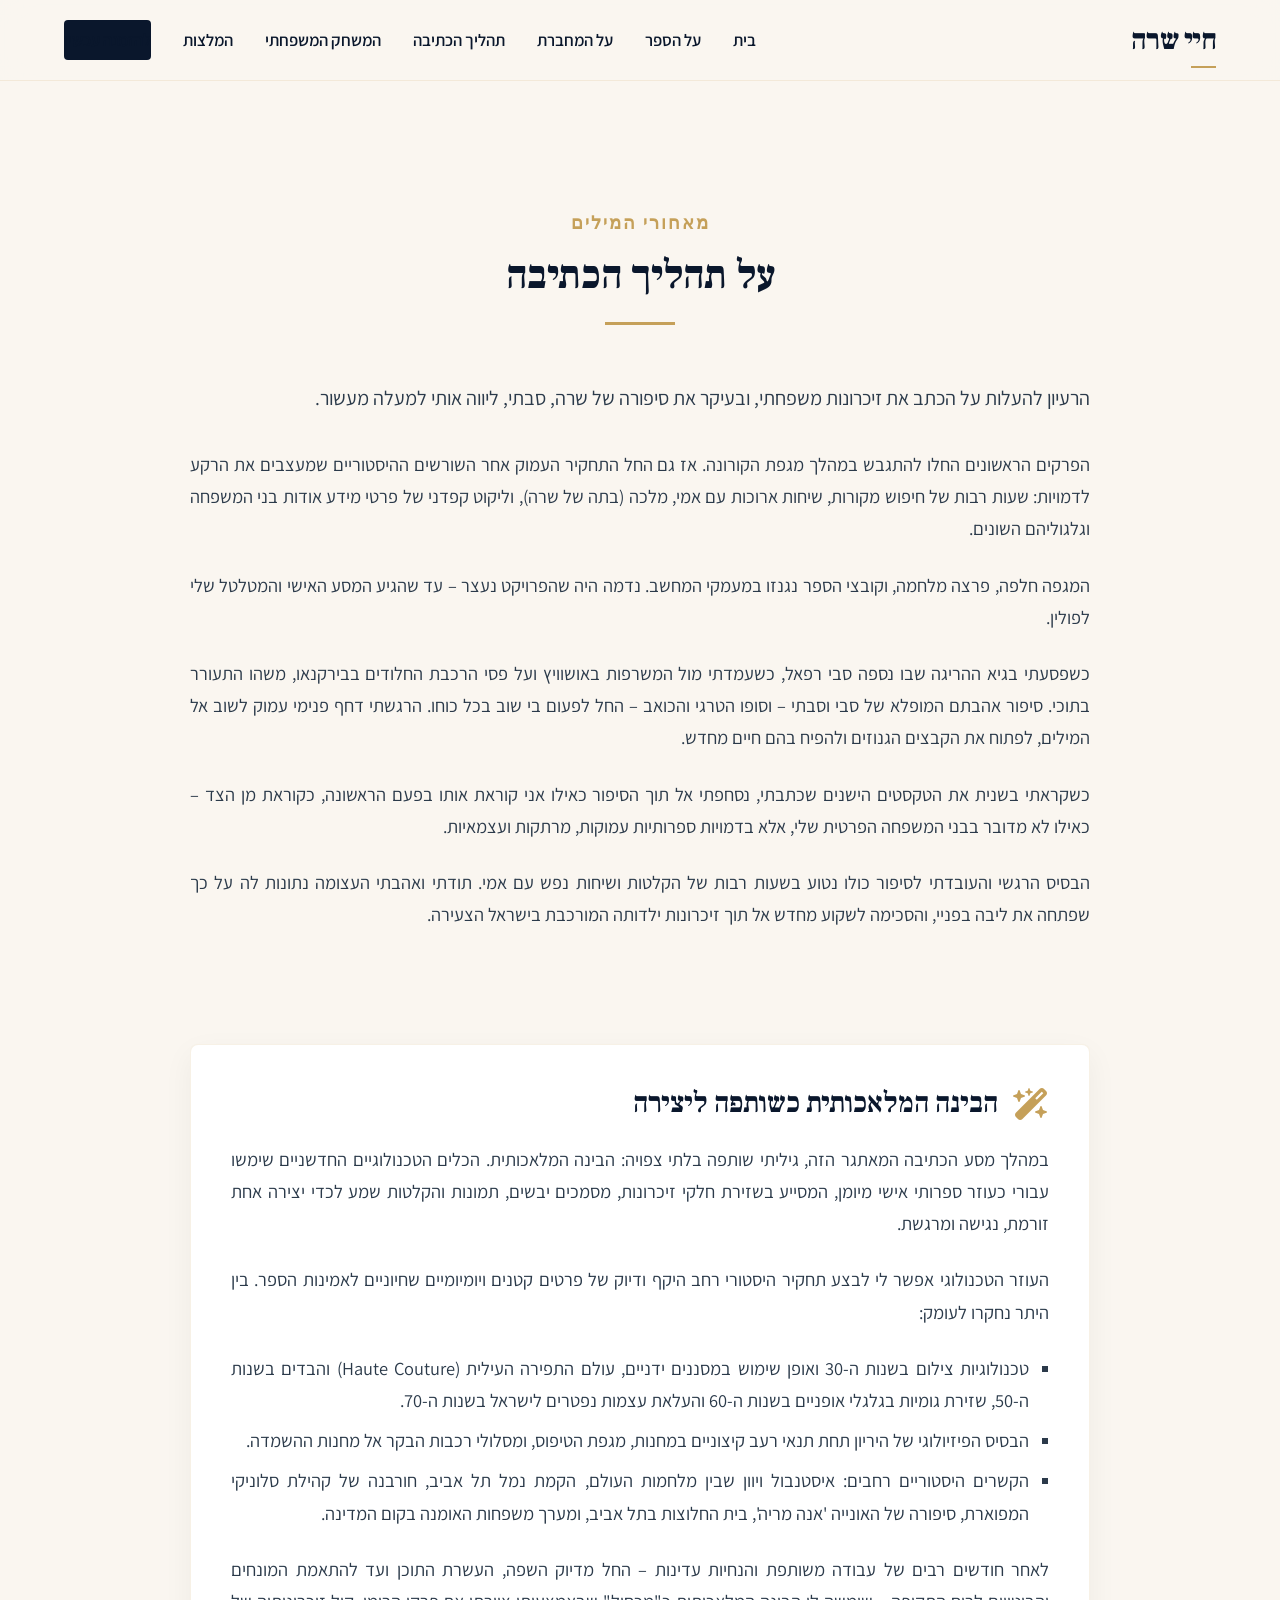
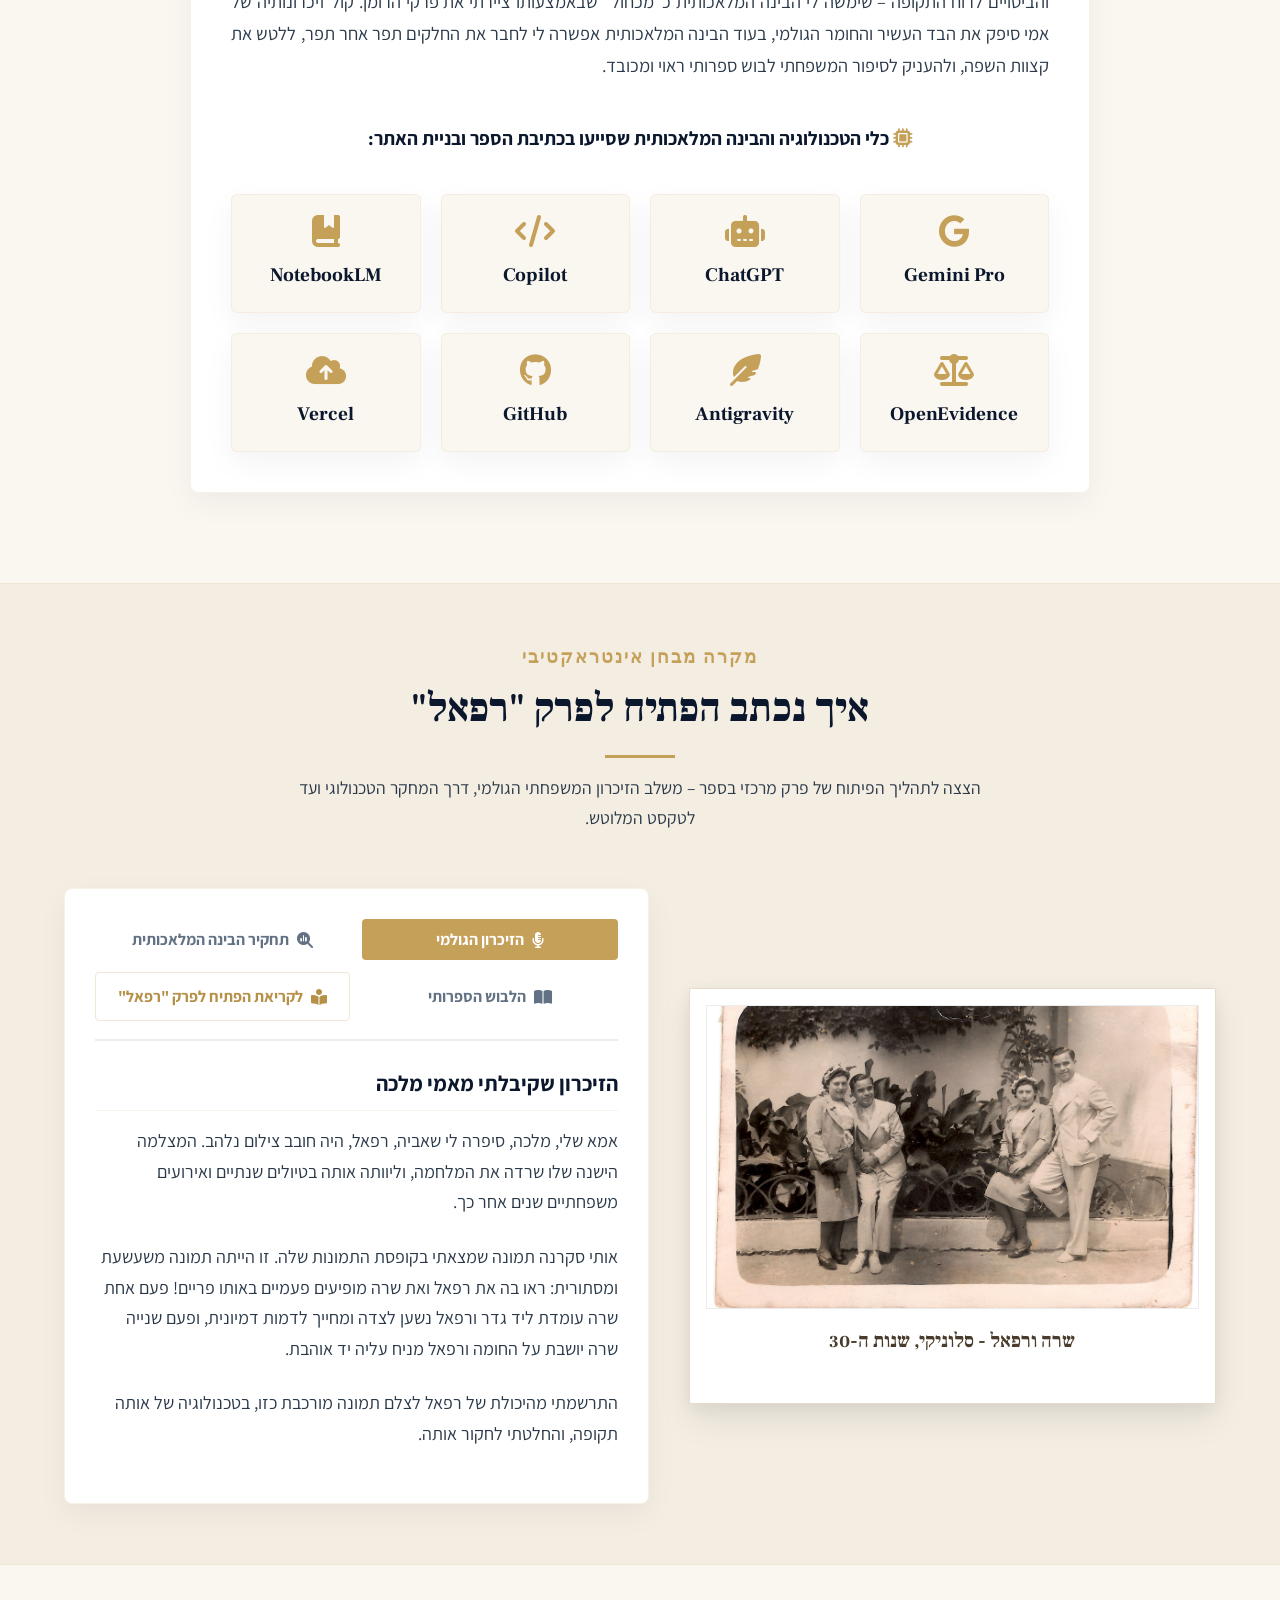
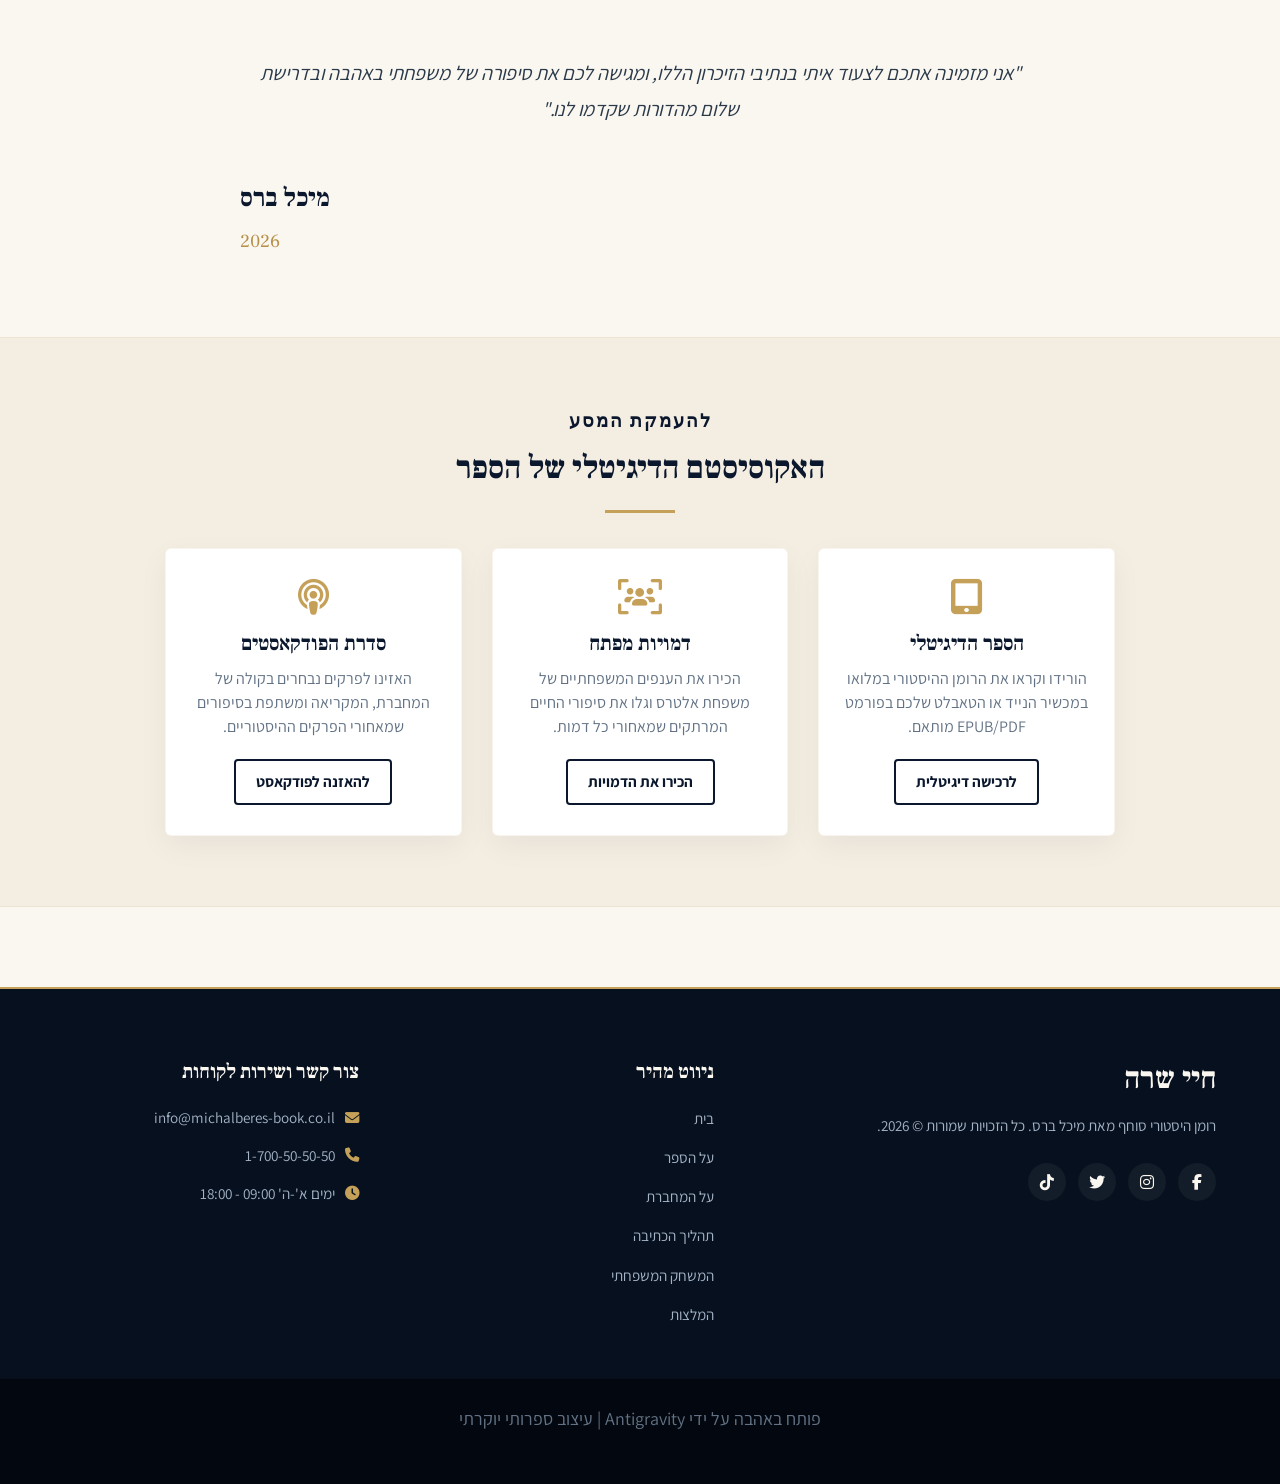
<file: writing-process.html>
<!DOCTYPE html>
<html lang="he" dir="rtl">
<head>
    <meta charset="UTF-8">
    <meta name="viewport" content="width=device-width, initial-scale=1.0">
    <meta name="description" content="תהליך הכתיבה של 'חיי שרה' - הצצה אל מאחורי הקלעים של כתיבת הרומן ההיסטורי, השילוב בין תיעוד משפחתי, מחקר היסטורי וכלי בינה מלאכותית.">
    <title>תהליך הכתיבה | חיי שרה מאת מיכל ברס</title>
    <!-- Google Fonts: Frank Ruhl Libre (Serif for headings) and Assistant (Sans-Serif for body) -->
    <link rel="preconnect" href="https://fonts.googleapis.com">
    <link rel="preconnect" href="https://fonts.gstatic.com" crossorigin>
    <link href="https://fonts.googleapis.com/css2?family=Assistant:wght@300;400;600;700&family=Frank+Ruhl+Libre:wght@300;500;700;900&family=Cinzel:wght@500;700&display=swap" rel="stylesheet">
    <!-- Font Awesome Icons -->
    <link rel="stylesheet" href="https://cdnjs.cloudflare.com/ajax/libs/font-awesome/6.4.0/css/all.min.css">
    <!-- Main stylesheet -->
    <link rel="stylesheet" href="styles.css">
    <!-- Subpage stylesheet -->
    <link rel="stylesheet" href="writing-process.css">
</head>
<body>

    <!-- Navigation Header -->
    <header class="main-header">
        <div class="header-container">
            <div class="logo">
                <a href="index.html" class="logo-text">חיי שרה</a>
            </div>
            
            <nav class="main-nav" id="mainNav">
                <ul>
                    <li><a href="index.html#hero">בית</a></li>
                    <li><a href="index.html#about">על הספר</a></li>
                    <li><a href="index.html#author">על המחברת</a></li>
                    <li><a href="writing-process.html" class="active-page">תהליך הכתיבה</a></li>
                    <li><a href="index.html#family-game">המשחק המשפחתי</a></li>
                    <li><a href="index.html#reviews">המלצות</a></li>
                    <li><a href="index.html#purchase" class="btn btn-nav">להזמנה עכשיו</a></li>
                </ul>
            </nav>

            <button class="nav-toggle" id="navToggle" aria-label="תפריט ניווט">
                <span></span>
                <span></span>
                <span></span>
            </button>
        </div>
    </header>

    <main class="writing-process-page">
        <!-- Introduction to the Book's Vision -->
        <section class="intro-section">
            <div class="container">
                <div class="section-header text-center">
                    <span class="section-subtitle">מאחורי המילים</span>
                    <h1 class="section-title">על תהליך הכתיבה</h1>
                    <div class="title-divider"></div>
                </div>

                <div class="intro-content-wrapper" style="max-width: 900px; margin: 0 auto;">
                    <p class="intro-lead-text">
                        הרעיון להעלות על הכתב את זיכרונות משפחתי, ובעיקר את סיפורה של שרה, סבתי, ליווה אותי למעלה מעשור.
                    </p>
                    
                    <p class="process-paragraph">
                        הפרקים הראשונים החלו להתגבש במהלך מגפת הקורונה. אז גם החל התחקיר העמוק אחר השורשים ההיסטוריים שמעצבים את הרקע לדמויות: שעות רבות של חיפוש מקורות, שיחות ארוכות עם אמי, מלכה (בתה של שרה), וליקוט קפדני של פרטי מידע אודות בני המשפחה וגלגוליהם השונים.
                    </p>

                    <p class="process-paragraph">
                        המגפה חלפה, פרצה מלחמה, וקובצי הספר נגנזו במעמקי המחשב. נדמה היה שהפרויקט נעצר – עד שהגיע המסע האישי והמטלטל שלי לפולין.
                    </p>

                    <p class="process-paragraph">
                        כשפסעתי בגיא ההריגה שבו נספה סבי רפאל, כשעמדתי מול המשרפות באושוויץ ועל פסי הרכבת החלודים בבירקנאו, משהו התעורר בתוכי. סיפור אהבתם המופלא של סבי וסבתי – וסופו הטרגי והכואב – החל לפעום בי שוב בכל כוחו. הרגשתי דחף פנימי עמוק לשוב אל המילים, לפתוח את הקבצים הגנוזים ולהפיח בהם חיים מחדש.
                    </p>

                    <p class="process-paragraph">
                        כשקראתי בשנית את הטקסטים הישנים שכתבתי, נסחפתי אל תוך הסיפור כאילו אני קוראת אותו בפעם הראשונה, כקוראת מן הצד – כאילו לא מדובר בבני המשפחה הפרטית שלי, אלא בדמויות ספרותיות עמוקות, מרתקות ועצמאיות.
                    </p>

                    <p class="process-paragraph">
                        הבסיס הרגשי והעובדתי לסיפור כולו נטוע בשעות רבות של הקלטות ושיחות נפש עם אמי. תודתי ואהבתי העצומה נתונות לה על כך שפתחה את ליבה בפניי, והסכימה לשקוע מחדש אל תוך זיכרונות ילדותה המורכבת בישראל הצעירה.
                    </p>
                </div>
            </div>
        </section>

        <!-- The AI Partnership Subsection -->
        <section class="ai-partnership-section" style="padding-top: 0;">
            <div class="container">
                <div class="ai-partnership-container" style="max-width: 900px; margin: 0 auto;">
                    <div class="ai-header-wrapper">
                        <i class="fa-solid fa-wand-magic-sparkles"></i>
                        <h3>הבינה המלאכותית כשותפה ליצירה</h3>
                    </div>
                    
                    <p class="process-paragraph">
                        במהלך מסע הכתיבה המאתגר הזה, גיליתי שותפה בלתי צפויה: הבינה המלאכותית. הכלים הטכנולוגיים החדשניים שימשו עבורי כעוזר ספרותי אישי מיומן, המסייע בשזירת חלקי זיכרונות, מסמכים יבשים, תמונות והקלטות שמע לכדי יצירה אחת זורמת, נגישה ומרגשת.
                    </p>

                    <p class="process-paragraph">
                        העוזר הטכנולוגי אפשר לי לבצע תחקיר היסטורי רחב היקף ודיוק של פרטים קטנים ויומיומיים שחיוניים לאמינות הספר. בין היתר נחקרו לעומק:
                    </p>

                    <ul class="process-paragraph" style="padding-right: 20px; list-style-type: square;">
                        <li style="margin-bottom: 8px;">טכנולוגיות צילום בשנות ה-30 ואופן שימוש במסננים ידניים, עולם התפירה העילית (Haute Couture) והבדים בשנות ה-50, שזירת גומיות בגלגלי אופניים בשנות ה-60 והעלאת עצמות נפטרים לישראל בשנות ה-70.</li>
                        <li style="margin-bottom: 8px;">הבסיס הפיזיולוגי של היריון תחת תנאי רעב קיצוניים במחנות, מגפת הטיפוס, ומסלולי רכבות הבקר אל מחנות ההשמדה.</li>
                        <li style="margin-bottom: 8px;">הקשרים היסטוריים רחבים: איסטנבול ויוון שבין מלחמות העולם, הקמת נמל תל אביב, חורבנה של קהילת סלוניקי המפוארת, סיפורה של האונייה 'אנה מריה', בית החלוצות בתל אביב, ומערך משפחות האומנה בקום המדינה.</li>
                    </ul>

                    <p class="process-paragraph">
                        לאחר חודשים רבים של עבודה משותפת והנחיות עדינות – החל מדיוק השפה, העשרת התוכן ועד להתאמת המונחים והביטויים לרוח התקופה – שימשה לי הבינה המלאכותית כ"מכחול" שבאמצעותו ציירתי את פרקי הרומן. קול זיכרונותיה של אמי סיפק את הבד העשיר והחומר הגולמי, בעוד הבינה המלאכותית אפשרה לי לחבר את החלקים תפר אחר תפר, ללטש את קצוות השפה, ולהעניק לסיפור המשפחתי לבוש ספרותי ראוי ומכובד.
                    </p>

                    <div class="tools-grid-title" style="margin-top: 40px; font-weight: 700; color: var(--text-primary); font-size: 1.2rem; text-align: center;">
                        <i class="fa-solid fa-microchip text-gold"></i> כלי הטכנולוגיה והבינה המלאכותית שסייעו בכתיבת הספר ובניית האתר:
                    </div>

                    <!-- Elegant Tools Grid -->
                    <div class="tools-grid">
                        <div class="tool-card">
                            <i class="fa-brands fa-google tool-icon"></i>
                            <div class="tool-name">Gemini Pro</div>
                        </div>
                        <div class="tool-card">
                            <i class="fa-solid fa-robot tool-icon"></i>
                            <div class="tool-name">ChatGPT</div>
                        </div>
                        <div class="tool-card">
                            <i class="fa-solid fa-code tool-icon"></i>
                            <div class="tool-name">Copilot</div>
                        </div>
                        <div class="tool-card">
                            <i class="fa-solid fa-book-bookmark tool-icon"></i>
                            <div class="tool-name">NotebookLM</div>
                        </div>
                        <div class="tool-card">
                            <i class="fa-solid fa-scale-balanced tool-icon"></i>
                            <div class="tool-name">OpenEvidence</div>
                        </div>
                        <div class="tool-card">
                            <i class="fa-solid fa-feather-pointed tool-icon"></i>
                            <div class="tool-name">Antigravity</div>
                        </div>
                        <div class="tool-card">
                            <i class="fa-brands fa-github tool-icon"></i>
                            <div class="tool-name">GitHub</div>
                        </div>
                        <div class="tool-card">
                            <i class="fa-solid fa-cloud-arrow-up tool-icon"></i>
                            <div class="tool-name">Vercel</div>
                        </div>
                    </div>
                </div>
            </div>
        </section>

        <!-- Case Study: Refael Photography -->
        <section id="case-study" class="case-study-section" style="background-color: var(--bg-cream-dark); border-top: 1px solid rgba(197, 160, 89, 0.1); border-bottom: 1px solid rgba(197, 160, 89, 0.1);">
            <div class="container">
                <div class="section-header text-center">
                    <span class="section-subtitle">מקרה מבחן אינטראקטיבי</span>
                    <h2 class="section-title">איך נכתב הפתיח לפרק "רפאל"</h2>
                    <div class="title-divider"></div>
                    <p style="max-width: 700px; margin: 15px auto 0 auto; color: var(--text-secondary); font-size: 1.1rem;">
                        הצצה לתהליך הפיתוח של פרק מרכזי בספר – משלב הזיכרון המשפחתי הגולמי, דרך המחקר הטכנולוגי ועד לטקסט המלוטש.
                    </p>
                </div>

                <div class="case-study-split">
                    <!-- Left Side: Vintage Polaroid image wrapper -->
                    <div class="case-study-image-wrapper">
                        <div class="vintage-photo-frame">
                            <img src="assets/double_photo.jpg" alt="שרה ורפאל אלטרס - תמונה כפולה, סלוניקי שנות ה-30">
                            <div class="vintage-caption">שרה ורפאל - סלוניקי, שנות ה-30</div>
                        </div>
                    </div>

                    <!-- Right Side: Interactive Cards and Tabs -->
                    <div class="case-study-card">
                        <div class="cs-tabs">
                            <button class="cs-tab-btn active" data-tab="tab-raw">
                                <i class="fa-solid fa-microphone-lines"></i> הזיכרון הגולמי
                            </button>
                            <button class="cs-tab-btn" data-tab="tab-research">
                                <i class="fa-solid fa-magnifying-glass-chart"></i> תחקיר הבינה המלאכותית
                            </button>
                            <button class="cs-tab-btn" data-tab="tab-literary">
                                <i class="fa-solid fa-book-open"></i> הלבוש הספרותי
                            </button>
                            <a href="refael-chapter.html" target="_blank" class="cs-tab-btn-link">
                                <i class="fa-solid fa-book-open-reader"></i> לקריאת הפתיח לפרק "רפאל"
                            </a>
                        </div>

                        <!-- Tab Content 1: Raw Memory -->
                        <div class="cs-content-pane active" id="tab-raw">
                            <div class="cs-pane-title">הזיכרון שקיבלתי מאמי מלכה</div>
                            <div class="cs-content-text">
                                <p>אמא שלי, מלכה, סיפרה לי שאביה, רפאל, היה חובב צילום נלהב. המצלמה הישנה שלו שרדה את המלחמה, וליוותה אותה בטיולים שנתיים ואירועים משפחתיים שנים אחר כך.</p>
                                <p>אותי סקרנה תמונה שמצאתי בקופסת התמונות שלה. זו הייתה תמונה משעשעת ומסתורית: ראו בה את רפאל ואת שרה מופיעים פעמיים באותו פריים! פעם אחת שרה עומדת ליד גדר ורפאל נשען לצדה ומחייך לדמות דמיונית, ופעם שנייה שרה יושבת על החומה ורפאל מניח עליה יד אוהבת.</p>
                                <p>התרשמתי מהיכולת של רפאל לצלם תמונה מורכבת כזו, בטכנולוגיה של אותה תקופה, והחלטתי לחקור אותה.</p>
                            </div>
                        </div>

                        <!-- Tab Content 2: AI Research -->
                        <div class="cs-content-pane" id="tab-research">
                            <div class="cs-pane-title">הרחבת המחקר הטכנולוגי וההיסטורי</div>
                            <div class="cs-content-text">
                                <p>כדי לתת לזיכרון של אמי נפח היסטורי אותנטי, גייסתי את הבינה המלאכותית לחקור את הפרטים הטכנולוגיים והתרבותיים של התקופה:</p>
                                <ul style="padding-right: 18px; list-style-type: circle; margin-top: 10px;">
                                    <li style="margin-bottom: 8px;"><strong>מצלמת Rolleiflex:</strong> כיצד פעל מנגנון החשיפה הכפולה (Double Exposure) במצלמה זו, השימוש בפיסת קרטון שחור אטום כמסכת עדשה ידנית (Lens Masking), ואופן הדריכה של תריס העלים (Leaf Shutter) מבלי לקדם את סרט הפילם.</li>
                                    <li style="margin-bottom: 8px;"><strong>שחזור מרחבי:</strong> עיצוב הפינה בכיכר אריסטוטלוס המפורסמת בסלוניקי, שם נלקח הצילום המקורי.</li>
                                    <li style="margin-bottom: 8px;"><strong>אופנת הקוטור של שנות ה-30:</strong> שחזור מדויק של בגדיה של שרה – מקטורן משי מחויט, כובע פילבוקס קטן, חצאית עיפרון המגיעה בדיוק עד קו הברך, כפפת עור בודדת ומפגש בדים בשוק 'בזסטני' (Bezesteni) המפורסם.</li>
                                </ul>
                            </div>
                        </div>

                        <!-- Tab Content 3: Literary Excerpt -->
                        <div class="cs-content-pane" id="tab-literary">
                            <div class="cs-pane-title">מתוך הפרק "רפאל" בספר</div>
                            <div class="cs-content-text">
                                <p>שילוב הזיכרון עם המחקר הטכנולוגי יצר את התיאור הציורי הבא:</p>
                                <blockquote>
                                    "רפאל הוציא מכיסו חתיכת קרטון שחור ואטום שגזר בקפידה... הוא הצמיד אותה אל חצי העדשה השמאלית של המצלמה... 'אנחנו הולכים לרמות את הזמן, אהובתי', ענה רפאל. 'והזמן דורש סבלנות. את תעמדי כאן, ותדברי עם עצמך מהצד השני של הגדר'..."
                                </blockquote>
                                <p>"...בתוך החדר החשוך המאולתר שבנה בחדר הרחצה שלהם, בין ריח הסבון הטורקי לכימיקלים החריפים, הוא יראה מאוחר יותר איך שתי 'שרות' פוגשות זו את זו בתוך פריים אחד, ואיך שני 'רפאלים' חולקים את אותו יקום, כאילו הזמן עצמו התקפל לרגע."</p>
                            </div>
                        </div>
                    </div>
                </div>
            </div>
        </section>

        <!-- Conclusion -->
        <section class="conclusion-section" style="padding-bottom: 30px;">
            <div class="container">
                <div class="conclusion-wrapper" style="max-width: 800px; margin: 0 auto; text-align: center;">
                    <p class="intro-lead-text" style="font-style: italic;">
                        "אני מזמינה אתכם לצעוד איתי בנתיבי הזיכרון הללו, ומגישה לכם את סיפורה של משפחתי באהבה ובדרישת שלום מהדורות שקדמו לנו."
                    </p>

                    <div class="sign-off-container">
                        <div class="sign-off-name">מיכל ברס</div>
                        <div class="sign-off-date">2026</div>
                    </div>
                </div>
            </div>
        </section>

        <!-- Digital Ecosystem Links -->
        <section class="ecosystem-section">
            <div class="container">
                <div class="section-header text-center" style="margin-bottom: 35px;">
                    <span class="section-subtitle" style="color: var(--text-primary);">להעמקת המסע</span>
                    <h3 class="section-title" style="font-size: 2rem;">האקוסיסטם הדיגיטלי של הספר</h3>
                    <div class="title-divider"></div>
                </div>

                <div class="ecosystem-grid" style="max-width: 950px; margin-left: auto; margin-right: auto;">
                    <!-- Card 1: Digital Book -->
                    <div class="ecosystem-card">
                        <i class="fa-solid fa-tablet-screen-button ecosystem-icon"></i>
                        <h4>הספר הדיגיטלי</h4>
                        <p>הורידו וקראו את הרומן ההיסטורי במלואו במכשיר הנייד או הטאבלט שלכם בפורמט EPUB/PDF מותאם.</p>
                        <a href="index.html#purchase" class="btn btn-outline btn-sm">לרכישה דיגיטלית</a>
                    </div>

                    <!-- Card 2: Character Background -->
                    <div class="ecosystem-card">
                        <i class="fa-solid fa-users-viewfinder ecosystem-icon"></i>
                        <h4>דמויות מפתח</h4>
                        <p>הכירו את הענפים המשפחתיים של משפחת אלטרס וגלו את סיפורי החיים המרתקים שמאחורי כל דמות.</p>
                        <a href="index.html#about" class="btn btn-outline btn-sm">הכירו את הדמויות</a>
                    </div>

                    <!-- Card 3: Podcasts -->
                    <div class="ecosystem-card">
                        <i class="fa-solid fa-podcast ecosystem-icon"></i>
                        <h4>סדרת הפודקאסטים</h4>
                        <p>האזינו לפרקים נבחרים בקולה של המחברת, המקריאה ומשתפת בסיפורים שמאחורי הפרקים ההיסטוריים.</p>
                        <a href="#" class="btn btn-outline btn-sm" onclick="alert('סדרת ההסכתים תעלה בקרוב! יש למה לצפות.'); return false;">להאזנה לפודקאסט</a>
                    </div>
                </div>
            </div>
        </section>
    </main>

    <!-- Footer -->
    <footer class="main-footer">
        <div class="container footer-container">
            <div class="footer-brand">
                <h2>חיי שרה</h2>
                <p>רומן היסטורי סוחף מאת מיכל ברס. כל הזכויות שמורות © 2026.</p>
                <div class="social-links">
                    <a href="#" aria-label="פייסבוק"><i class="fa-brands fa-facebook-f"></i></a>
                    <a href="#" aria-label="אינסטגרם"><i class="fa-brands fa-instagram"></i></a>
                    <a href="#" aria-label="טוויטר"><i class="fa-brands fa-twitter"></i></a>
                    <a href="#" aria-label="בוקטיקוק"><i class="fa-brands fa-tiktok"></i></a>
                </div>
            </div>

            <div class="footer-links">
                <h3>ניווט מהיר</h3>
                <ul>
                    <li><a href="index.html#hero">בית</a></li>
                    <li><a href="index.html#about">על הספר</a></li>
                    <li><a href="index.html#author">על המחברת</a></li>
                    <li><a href="writing-process.html">תהליך הכתיבה</a></li>
                    <li><a href="index.html#family-game">המשחק המשפחתי</a></li>
                    <li><a href="index.html#reviews">המלצות</a></li>
                </ul>
            </div>

            <div class="footer-contact">
                <h3>צור קשר ושירות לקוחות</h3>
                <p><i class="fa-solid fa-envelope text-gold"></i> info@michalberes-book.co.il</p>
                <p><i class="fa-solid fa-phone text-gold"></i> 1-700-50-50-50</p>
                <p><i class="fa-solid fa-clock text-gold"></i> ימים א'-ה' 09:00 - 18:00</p>
            </div>
        </div>
        <div class="footer-bottom">
            <p>פותח באהבה על ידי Antigravity | עיצוב ספרותי יוקרתי</p>
        </div>
    </footer>

    <!-- Script files -->
    <script src="script.js"></script>
    <script>
        document.addEventListener('DOMContentLoaded', () => {
            // Case Study Tab Switching Logic
            const tabButtons = document.querySelectorAll('.cs-tab-btn');
            const contentPanes = document.querySelectorAll('.cs-content-pane');

            tabButtons.forEach(btn => {
                btn.addEventListener('click', () => {
                    // Remove active class from all buttons and panes
                    tabButtons.forEach(b => b.classList.remove('active'));
                    contentPanes.forEach(p => p.classList.remove('active'));

                    // Add active class to clicked button
                    btn.classList.add('active');

                    // Show corresponding content pane
                    const tabId = btn.getAttribute('data-tab');
                    const targetPane = document.getElementById(tabId);
                    if (targetPane) {
                        targetPane.classList.add('active');
                    }
                });
            });
        });
    </script>
</body>
</html>
</file>
<file: styles.css>
/* ==========================================================================
   Design System Variables & Base Settings
   ========================================================================== */
:root {
    --bg-cream: #faf6f0;
    --bg-cream-dark: #f3ede2;
    --bg-white: #ffffff;
    --text-primary: #0a172c; /* Deep luxury navy */
    --text-secondary: #2b3a4a; /* Medium charcoal navy */
    --text-muted: #627284;
    --color-gold: #c5a059; /* Sophisticated gold */
    --color-gold-hover: #b69047;
    --color-gold-light: #f5efe1;
    --color-navy-dark: #06101e;
    --color-navy-light: #162a45;
    
    --shadow-soft: 0 10px 30px rgba(10, 23, 44, 0.05);
    --shadow-medium: 0 15px 40px rgba(10, 23, 44, 0.08);
    --shadow-gold: 0 8px 25px rgba(197, 160, 89, 0.25);
    
    --font-heading: 'Frank Ruhl Libre', serif;
    --font-body: 'Assistant', sans-serif;
    --font-english: 'Cinzel', serif;
    
    --transition-smooth: all 0.4s cubic-bezier(0.165, 0.84, 0.44, 1);
    --transition-quick: all 0.2s ease-in-out;
}

/* Base Resets */
*, *::before, *::after {
    box-sizing: border-box;
    margin: 0;
    padding: 0;
}

html {
    scroll-behavior: smooth;
    font-size: 16px;
    -webkit-font-smoothing: antialiased;
}

body {
    background-color: var(--bg-cream);
    color: var(--text-secondary);
    font-family: var(--font-body);
    line-height: 1.7;
    overflow-x: hidden;
    text-align: right; /* RTL default */
}

/* Typography Selection */
h1, h2, h3, h4, h5, h6 {
    font-family: var(--font-heading);
    color: var(--text-primary);
    font-weight: 700;
    line-height: 1.3;
}

p {
    font-size: 1.125rem;
    margin-bottom: 1.5rem;
}

a {
    color: inherit;
    text-decoration: none;
    transition: var(--transition-quick);
}

img {
    max-width: 100%;
    height: auto;
    display: block;
}

.container {
    width: 100%;
    max-width: 1200px;
    margin: 0 auto;
    padding: 0 24px;
}

/* ==========================================================================
   Reusable UI Components
   ========================================================================== */
.btn {
    display: inline-flex;
    align-items: center;
    justify-content: center;
    gap: 8px;
    font-family: var(--font-body);
    font-weight: 700;
    font-size: 1.05rem;
    padding: 14px 28px;
    border-radius: 4px;
    cursor: pointer;
    transition: var(--transition-smooth);
    border: none;
}

.btn-primary {
    background: linear-gradient(135deg, var(--color-gold) 0%, #b8934b 100%);
    color: var(--bg-white);
    box-shadow: var(--shadow-gold);
}

.btn-primary:hover {
    transform: translateY(-2px);
    box-shadow: 0 12px 30px rgba(197, 160, 89, 0.35);
    background: linear-gradient(135deg, #ccaa62 0%, #a6813a 100%);
}

.btn-outline {
    background: transparent;
    color: var(--text-primary);
    border: 2px solid var(--text-primary);
}

.btn-outline:hover {
    background-color: var(--text-primary);
    color: var(--bg-cream);
    transform: translateY(-2px);
}

.btn-nav {
    background-color: var(--text-primary);
    color: var(--bg-cream);
    font-size: 0.95rem;
    padding: 8px 18px;
}

.btn-nav:hover {
    background-color: var(--color-gold);
    color: var(--bg-white);
    transform: scale(1.03);
}

.btn-sm {
    padding: 8px 16px;
    font-size: 0.9rem;
}

.btn-gold {
    background-color: var(--color-gold);
    color: var(--bg-white);
}

.btn-gold:hover {
    background-color: var(--color-gold-hover);
}

.btn-block {
    width: 100%;
}

.text-gold {
    color: var(--color-gold);
}

.text-center {
    text-align: center;
}

/* Sections Styling */
section {
    padding: 90px 0;
    position: relative;
}

.section-header {
    margin-bottom: 55px;
}

.section-subtitle {
    font-family: var(--font-english);
    font-size: 1.1rem;
    text-transform: uppercase;
    letter-spacing: 2px;
    color: var(--color-gold);
    display: block;
    margin-bottom: 10px;
    font-weight: 700;
}

.section-title {
    font-size: 2.5rem;
    font-weight: 800;
}

.title-divider {
    width: 70px;
    height: 3px;
    background-color: var(--color-gold);
    margin: 20px auto 0 auto;
}

.title-divider.align-right {
    margin-right: 0;
    margin-left: auto;
}

.paragraph-lead {
    font-size: 1.3rem;
    font-weight: 600;
    color: var(--text-primary);
    line-height: 1.6;
}

/* ==========================================================================
   Header and Navigation
   ========================================================================== */
.main-header {
    position: fixed;
    top: 0;
    left: 0;
    width: 100%;
    z-index: 100;
    background-color: rgba(250, 246, 240, 0.85);
    backdrop-filter: blur(15px);
    -webkit-backdrop-filter: blur(15px);
    border-bottom: 1px solid rgba(197, 160, 89, 0.15);
    transition: var(--transition-smooth);
}

.main-header.scrolled {
    padding: 8px 0;
    background-color: rgba(250, 246, 240, 0.98);
    box-shadow: var(--shadow-soft);
}

.header-container {
    display: flex;
    justify-content: space-between;
    align-items: center;
    height: 80px;
    max-width: 1200px;
    margin: 0 auto;
    padding: 0 24px;
}

.logo {
    display: flex;
    align-items: center;
}

.logo-text {
    font-family: var(--font-heading);
    font-size: 1.8rem;
    font-weight: 900;
    color: var(--text-primary);
    position: relative;
    letter-spacing: -0.5px;
}

.logo-text::after {
    content: '';
    position: absolute;
    bottom: -4px;
    right: 0;
    width: 25px;
    height: 2px;
    background-color: var(--color-gold);
}

.main-nav ul {
    display: flex;
    list-style: none;
    align-items: center;
    gap: 32px;
}

.main-nav a {
    font-family: var(--font-body);
    font-weight: 600;
    font-size: 1.05rem;
    color: var(--text-primary);
    position: relative;
    padding: 6px 0;
}

.main-nav a:not(.btn)::after {
    content: '';
    position: absolute;
    bottom: 0;
    right: 0;
    width: 0;
    height: 2px;
    background-color: var(--color-gold);
    transition: var(--transition-quick);
}

.main-nav a:not(.btn):hover::after {
    width: 100%;
}

.main-nav a:not(.btn):hover {
    color: var(--color-gold);
}

/* Nav Toggle for mobile */
.nav-toggle {
    display: none;
    background: transparent;
    border: none;
    cursor: pointer;
    flex-direction: column;
    gap: 6px;
    width: 30px;
    height: 24px;
    justify-content: center;
    z-index: 101;
}

.nav-toggle span {
    width: 100%;
    height: 2px;
    background-color: var(--text-primary);
    transition: var(--transition-quick);
}

.nav-toggle.active span:nth-child(1) {
    transform: rotate(45deg) translate(6px, 6px);
}

.nav-toggle.active span:nth-child(2) {
    opacity: 0;
}

.nav-toggle.active span:nth-child(3) {
    transform: rotate(-45deg) translate(5px, -5px);
}

/* Floating conversion bar for mobile */
.floating-bar {
    position: fixed;
    bottom: 0;
    left: 0;
    width: 100%;
    background-color: var(--color-navy-dark);
    color: var(--bg-cream);
    z-index: 99;
    padding: 12px 20px;
    box-shadow: 0 -5px 25px rgba(0, 0, 0, 0.15);
    transform: translateY(100%);
    transition: var(--transition-smooth);
    border-top: 1px solid rgba(197, 160, 89, 0.3);
}

.floating-bar.visible {
    transform: translateY(0);
}

.floating-bar-container {
    display: flex;
    justify-content: space-between;
    align-items: center;
    max-width: 600px;
    margin: 0 auto;
}

.floating-title {
    font-family: var(--font-heading);
    font-weight: 700;
    font-size: 1.05rem;
}

/* ==========================================================================
   Hero Section
   ========================================================================== */
.hero-section {
    min-height: 100vh;
    padding-top: 140px;
    padding-bottom: 70px;
    display: flex;
    align-items: center;
    background: radial-gradient(circle at 10% 20%, rgba(250, 246, 240, 0.85) 0%, rgba(243, 237, 226, 0.95) 100%);
}

.hero-bg-overlay {
    position: absolute;
    top: 0;
    left: 0;
    width: 100%;
    height: 100%;
    background-image: radial-gradient(rgba(197, 160, 89, 0.04) 1px, transparent 0);
    background-size: 24px 24px;
    pointer-events: none;
}

.hero-container {
    display: grid;
    grid-template-columns: 1.2fr 0.8fr;
    gap: 60px;
    align-items: center;
}

.hero-content {
    position: relative;
    z-index: 2;
}

.hero-badge {
    display: inline-block;
    padding: 6px 14px;
    background-color: var(--color-gold-light);
    color: var(--color-gold-hover);
    font-family: var(--font-body);
    font-weight: 700;
    font-size: 0.9rem;
    border-radius: 50px;
    margin-bottom: 20px;
    border: 1px solid rgba(197, 160, 89, 0.2);
}

.hero-title {
    font-size: 4.2rem;
    font-weight: 900;
    letter-spacing: -1px;
    margin-bottom: 12px;
    color: var(--text-primary);
    text-shadow: 0 2px 10px rgba(10, 23, 44, 0.02);
}

.hero-subtitle {
    font-size: 1.8rem;
    font-weight: 500;
    color: var(--text-secondary);
    margin-bottom: 24px;
    line-height: 1.4;
    max-width: 90%;
}

.hero-lead {
    font-size: 1.2rem;
    color: var(--text-muted);
    margin-bottom: 35px;
    max-width: 85%;
}

.hero-cta-group {
    display: flex;
    gap: 16px;
    margin-bottom: 40px;
}

.hero-trust-indicators {
    display: flex;
    gap: 28px;
    flex-wrap: wrap;
}

.trust-item {
    display: flex;
    align-items: center;
    gap: 8px;
    font-size: 0.95rem;
    font-weight: 600;
    color: var(--text-primary);
}

.trust-item i {
    font-size: 0.9rem;
}

/* Interactive 3D Book Mockup Styling */
.hero-image-wrapper {
    display: flex;
    justify-content: center;
    align-items: center;
    position: relative;
    z-index: 2;
}

.book-container-3d {
    width: 280px;
    height: 410px;
    perspective: 1500px;
}

.book-3d {
    width: 100%;
    height: 100%;
    position: relative;
    transform-style: preserve-3d;
    transform: rotateY(-20deg) rotateX(10deg);
    transition: transform 0.5s cubic-bezier(0.165, 0.84, 0.44, 1);
    cursor: grab;
}

.book-3d:active {
    cursor: grabbing;
}

/* 3D Sides */
.book-cover {
    width: 100%;
    height: 100%;
    position: absolute;
    top: 0;
    left: 0;
    z-index: 5;
    background-color: var(--text-primary);
    border-radius: 2px 8px 8px 2px;
    box-shadow: 10px 10px 30px rgba(10, 23, 44, 0.15);
    overflow: hidden;
    transform: translateZ(12px);
    transition: var(--transition-quick);
}

.book-cover img {
    width: 100%;
    height: 100%;
    object-fit: cover;
}

.book-spine {
    width: 24px;
    height: 100%;
    position: absolute;
    top: 0;
    left: 0;
    background: linear-gradient(90deg, #050b14 0%, var(--text-primary) 50%, #162438 100%);
    transform: rotateY(90deg) translateZ(-12px);
    z-index: 4;
    border-radius: 2px;
    display: flex;
    align-items: center;
    justify-content: center;
}

/* Spine text styling */
.book-spine::after {
    content: 'חיי שרה  |  מיכל ברס';
    color: var(--color-gold);
    font-family: var(--font-heading);
    font-weight: 500;
    font-size: 0.75rem;
    white-space: nowrap;
    transform: rotate(-90deg);
    letter-spacing: 1px;
}

.book-shadow {
    width: 105%;
    height: 102%;
    position: absolute;
    top: 3%;
    left: -4%;
    background-color: rgba(10, 23, 44, 0.25);
    filter: blur(20px);
    transform: translateZ(-25px);
    z-index: 1;
    border-radius: 10px;
    pointer-events: none;
    transition: var(--transition-smooth);
}

/* Simulated book pages on the right edge */
.book-3d::before {
    content: '';
    width: 100%;
    height: 98%;
    position: absolute;
    top: 1%;
    left: 2px;
    background-color: #eee9e0;
    box-shadow: inset 5px 0 10px rgba(0, 0, 0, 0.08);
    transform: translateZ(-10px) rotateY(-5deg);
    z-index: 2;
    border-radius: 0 4px 4px 0;
}

/* Hover rotation animation done in JS, fallback hover here */
.book-container-3d:hover .book-3d {
    transform: rotateY(-5deg) rotateX(5deg) scale(1.02);
}

.book-container-3d:hover .book-shadow {
    box-shadow: 15px 20px 40px rgba(10, 23, 44, 0.35);
    top: 5%;
}

/* ==========================================================================
   Badges / Features Section
   ========================================================================== */
.badges-section {
    background-color: var(--bg-cream-dark);
    padding: 30px 0;
    border-top: 1px solid rgba(197, 160, 89, 0.1);
    border-bottom: 1px solid rgba(197, 160, 89, 0.1);
}

.badges-container {
    display: flex;
    justify-content: space-around;
    align-items: center;
    flex-wrap: wrap;
    gap: 30px;
}

.badge-item {
    display: flex;
    align-items: center;
    gap: 12px;
    font-size: 1.1rem;
    font-weight: 700;
    color: var(--text-primary);
}

.badge-item i {
    font-size: 1.4rem;
    color: var(--color-gold);
}

/* ==========================================================================
   About Book Section
   ========================================================================== */
.about-section {
    background-color: var(--bg-cream);
}

.about-grid {
    display: grid;
    grid-template-columns: 1.1fr 0.9fr;
    gap: 70px;
    align-items: center;
}

.about-text p {
    color: var(--text-secondary);
    font-size: 1.15rem;
    margin-bottom: 1.6rem;
}

.features-list {
    margin-top: 35px;
    display: flex;
    flex-direction: column;
    gap: 24px;
}

.feature-item {
    display: flex;
    gap: 16px;
}

.feature-icon {
    flex-shrink: 0;
    width: 46px;
    height: 46px;
    background-color: var(--color-gold-light);
    color: var(--color-gold);
    border-radius: 50%;
    display: flex;
    align-items: center;
    justify-content: center;
    font-size: 1.15rem;
    box-shadow: 0 4px 10px rgba(197, 160, 89, 0.1);
}

.feature-body h3 {
    font-size: 1.25rem;
    margin-bottom: 4px;
    font-weight: 700;
}

.feature-body p {
    font-size: 1.05rem;
    color: var(--text-muted);
    margin: 0;
}

.themes-card {
    background-color: var(--bg-white);
    border-radius: 8px;
    padding: 35px;
    box-shadow: var(--shadow-soft);
    border: 1px solid rgba(197, 160, 89, 0.12);
}

.themes-title {
    font-size: 1.5rem;
    text-align: center;
    margin-bottom: 30px;
    font-weight: 700;
    position: relative;
    padding-bottom: 12px;
}

.themes-title::after {
    content: '';
    position: absolute;
    bottom: 0;
    left: 50%;
    transform: translateX(-50%);
    width: 40px;
    height: 2px;
    background-color: var(--color-gold);
}

.themes-grid {
    display: grid;
    grid-template-columns: 1fr 1fr;
    gap: 24px;
}

.theme-box {
    text-align: center;
    padding: 10px;
}

.theme-icon {
    font-size: 1.8rem;
    color: var(--color-gold);
    margin-bottom: 10px;
}

.theme-box h4 {
    font-size: 1.15rem;
    margin-bottom: 8px;
    font-weight: 700;
}

.theme-box p {
    font-size: 0.95rem;
    color: var(--text-muted);
    margin: 0;
}

/* ==========================================================================
   Quote Callout
   ========================================================================== */
.quote-callout {
    background: linear-gradient(180deg, var(--bg-cream-dark) 0%, var(--bg-cream) 100%);
    padding: 70px 0;
    border-top: 1px solid rgba(197, 160, 89, 0.1);
    border-bottom: 1px solid rgba(197, 160, 89, 0.1);
}

.quote-icon {
    font-size: 2.2rem;
    color: var(--color-gold);
    margin-bottom: 25px;
    opacity: 0.6;
}

.quote-callout blockquote {
    font-family: var(--font-heading);
    font-size: 1.9rem;
    font-weight: 500;
    font-style: italic;
    color: var(--text-primary);
    max-width: 850px;
    margin: 0 auto 20px auto;
    line-height: 1.5;
}

.quote-callout cite {
    font-family: var(--font-body);
    font-weight: 700;
    font-size: 1.05rem;
    color: var(--color-gold-hover);
    display: block;
    letter-spacing: 1px;
}

/* ==========================================================================
   Author Bio Section
   ========================================================================== */
.author-section {
    background-color: var(--bg-white);
}

.author-grid {
    display: grid;
    grid-template-columns: 0.9fr 1.1fr;
    gap: 70px;
    align-items: center;
}

.author-image-wrapper {
    display: flex;
    justify-content: center;
}

.author-frame {
    position: relative;
    padding: 12px;
    background-color: var(--bg-cream);
    border: 1px solid rgba(197, 160, 89, 0.3);
    box-shadow: var(--shadow-medium);
    border-radius: 4px;
}

.author-frame img {
    border-radius: 2px;
    width: 320px;
    height: 420px;
    object-fit: cover;
}

.author-frame::before {
    content: '';
    position: absolute;
    top: -12px;
    left: -12px;
    right: -12px;
    bottom: -12px;
    border: 1px dashed rgba(197, 160, 89, 0.4);
    pointer-events: none;
    border-radius: 6px;
}

.author-content p {
    color: var(--text-secondary);
    margin-bottom: 1.4rem;
}

.author-quote {
    margin-top: 30px;
    padding: 20px 24px;
    border-right: 4px solid var(--color-gold);
    background-color: var(--bg-cream-dark);
    font-style: italic;
    font-size: 1.1rem;
    border-radius: 0 4px 4px 0;
}

/* ==========================================================================
   Testimonials / Reviews Section
   ========================================================================== */
.reviews-section {
    background-color: var(--bg-cream-dark);
}

.reviews-grid {
    display: grid;
    grid-template-columns: repeat(3, 1fr);
    gap: 30px;
}

.review-card {
    background-color: var(--bg-white);
    border-radius: 6px;
    padding: 35px;
    box-shadow: var(--shadow-soft);
    border: 1px solid rgba(10, 23, 44, 0.04);
    display: flex;
    flex-direction: column;
    justify-content: space-between;
    position: relative;
    transition: var(--transition-smooth);
}

.review-card:hover {
    transform: translateY(-5px);
    box-shadow: var(--shadow-medium);
}

.review-card.featured {
    border: 2px solid var(--color-gold);
    transform: scale(1.04);
    z-index: 2;
    box-shadow: var(--shadow-medium);
}

.review-card.featured:hover {
    transform: translateY(-5px) scale(1.04);
}

.featured-badge {
    position: absolute;
    top: -14px;
    right: 50%;
    transform: translateX(50%);
    background-color: var(--color-gold);
    color: var(--bg-white);
    padding: 4px 14px;
    font-size: 0.8rem;
    font-weight: 700;
    border-radius: 50px;
    text-transform: uppercase;
}

.review-stars {
    margin-bottom: 20px;
}

.review-stars i {
    color: var(--color-gold);
    font-size: 0.95rem;
}

.review-text {
    font-size: 1.05rem;
    color: var(--text-secondary);
    line-height: 1.6;
    margin-bottom: 25px;
    font-style: italic;
}

.review-author {
    display: flex;
    align-items: center;
    gap: 16px;
}

.author-avatar {
    width: 44px;
    height: 44px;
    border-radius: 50%;
    background-color: var(--bg-cream-dark);
    display: flex;
    align-items: center;
    justify-content: center;
    color: var(--color-gold-hover);
    font-size: 1.1rem;
}

.review-card.featured .author-avatar {
    background-color: var(--color-gold-light);
}

.author-info h4 {
    font-size: 1.05rem;
    font-weight: 700;
    margin: 0;
}

.author-info span {
    font-size: 0.85rem;
    color: var(--text-muted);
}

/* ==========================================================================
   Purchase / CTA Section
   ========================================================================== */
.purchase-section {
    background-color: var(--bg-cream);
    border-top: 1px solid rgba(197, 160, 89, 0.15);
}

.purchase-container {
    display: grid;
    grid-template-columns: 1fr 1.1fr;
    gap: 60px;
    align-items: flex-start;
}

.purchase-title {
    font-size: 2.5rem;
    font-weight: 800;
    margin-bottom: 15px;
}

.purchase-subtitle {
    font-size: 1.15rem;
    color: var(--text-secondary);
    margin-bottom: 30px;
}

/* Promo discount and urgency box */
.promo-box {
    background-color: var(--bg-white);
    border-radius: 6px;
    padding: 30px;
    border: 1px solid rgba(197, 160, 89, 0.2);
    box-shadow: var(--shadow-soft);
    margin-bottom: 30px;
}

.promo-header {
    font-size: 1.05rem;
    font-weight: 700;
    color: var(--text-primary);
    margin-bottom: 12px;
}

.promo-price {
    display: flex;
    align-items: center;
    gap: 16px;
    margin-bottom: 24px;
}

.old-price {
    font-size: 1.6rem;
    text-decoration: line-through;
    color: var(--text-muted);
}

.new-price {
    font-size: 2.8rem;
    font-weight: 800;
    font-family: var(--font-heading);
}

.discount-badge {
    background-color: #2b7049;
    color: var(--bg-white);
    padding: 4px 10px;
    font-size: 0.85rem;
    font-weight: 700;
    border-radius: 4px;
}

.countdown-wrapper {
    border-top: 1px dashed rgba(197, 160, 89, 0.2);
    padding-top: 20px;
}

.countdown-title {
    font-size: 0.95rem;
    font-weight: 700;
    margin-bottom: 12px;
    color: var(--text-muted);
}

.countdown {
    display: flex;
    gap: 16px;
}

.countdown-item {
    background-color: var(--bg-cream-dark);
    padding: 10px 14px;
    border-radius: 4px;
    min-width: 65px;
    text-align: center;
}

.countdown-item span {
    display: block;
    font-size: 1.6rem;
    font-weight: 800;
    font-family: var(--font-heading);
    color: var(--text-primary);
    line-height: 1.1;
}

.countdown-item label {
    font-size: 0.75rem;
    font-weight: 600;
    color: var(--text-muted);
    text-transform: uppercase;
}

/* Secure order form styling */
.purchase-card {
    background-color: var(--bg-white);
    border-radius: 8px;
    padding: 40px;
    box-shadow: var(--shadow-medium);
    border: 1px solid rgba(197, 160, 89, 0.15);
}

.purchase-card h3 {
    font-size: 1.7rem;
    text-align: center;
    margin-bottom: 6px;
}

.form-lead {
    text-align: center;
    font-size: 0.95rem;
    color: var(--text-muted);
    margin-bottom: 30px;
}

.order-form {
    display: flex;
    flex-direction: column;
    gap: 20px;
}

.form-group-row {
    display: grid;
    grid-template-columns: 1fr 1fr;
    gap: 16px;
}

/* For screens where the row splits */
@media (max-width: 600px) {
    .form-group-row {
        grid-template-columns: 1fr;
    }
}

.form-group {
    display: flex;
    flex-direction: column;
    gap: 6px;
}

.form-group label {
    font-size: 0.95rem;
    font-weight: 700;
    color: var(--text-primary);
}

.form-group input[type="text"],
.form-group input[type="email"],
.form-group input[type="tel"] {
    font-family: var(--font-body);
    font-size: 1rem;
    padding: 12px 16px;
    border: 1.5px solid #d8e0e9;
    border-radius: 4px;
    outline: none;
    transition: var(--transition-quick);
}

.form-group input:focus {
    border-color: var(--color-gold);
    box-shadow: 0 0 0 3px rgba(197, 160, 89, 0.1);
}

/* Format Selectors */
.format-options {
    display: flex;
    flex-direction: column;
    gap: 10px;
}

.format-option {
    border: 1.5px solid #d8e0e9;
    border-radius: 4px;
    padding: 14px 16px;
    cursor: pointer;
    display: flex;
    align-items: center;
    gap: 12px;
    transition: var(--transition-quick);
}

.format-option input[type="radio"] {
    accent-color: var(--color-gold);
    width: 18px;
    height: 18px;
    flex-shrink: 0;
}

.format-option.active {
    border-color: var(--color-gold);
    background-color: var(--color-gold-light);
}

.option-content {
    display: flex;
    justify-content: space-between;
    width: 100%;
    font-weight: 600;
}

.option-title {
    color: var(--text-primary);
}

.option-price {
    color: var(--color-gold-hover);
    font-family: var(--font-heading);
    font-weight: 700;
}

.btn-submit {
    margin-top: 10px;
}

.payment-guarantee {
    display: flex;
    align-items: center;
    gap: 10px;
    margin-top: 25px;
    font-size: 0.85rem;
    color: var(--text-muted);
    border-top: 1px solid #eee;
    padding-top: 20px;
    line-height: 1.5;
}

.payment-guarantee i {
    font-size: 1.1rem;
}

/* ==========================================================================
   Footer Section
   ========================================================================== */
.main-footer {
    background-color: var(--color-navy-dark);
    color: #a4b3c6;
    padding: 70px 0 0 0;
    border-top: 2px solid var(--color-gold);
    text-align: right;
}

.footer-container {
    display: grid;
    grid-template-columns: 1.5fr 1fr 1fr;
    gap: 60px;
    margin-bottom: 50px;
}

.footer-brand h2 {
    color: var(--bg-cream);
    font-size: 1.9rem;
    margin-bottom: 15px;
    position: relative;
    display: inline-block;
}

.footer-brand p {
    font-size: 0.95rem;
    line-height: 1.6;
    margin-bottom: 25px;
}

.social-links {
    display: flex;
    gap: 12px;
}

.social-links a {
    width: 38px;
    height: 38px;
    background-color: rgba(250, 246, 240, 0.05);
    color: var(--bg-cream);
    border-radius: 50%;
    display: flex;
    align-items: center;
    justify-content: center;
    transition: var(--transition-quick);
}

.social-links a:hover {
    background-color: var(--color-gold);
    color: var(--bg-white);
    transform: translateY(-2px);
}

.footer-links h3,
.footer-contact h3 {
    color: var(--bg-cream);
    font-size: 1.25rem;
    margin-bottom: 20px;
    font-weight: 700;
}

.footer-links ul {
    list-style: none;
    display: flex;
    flex-direction: column;
    gap: 12px;
}

.footer-links a {
    font-size: 0.95rem;
}

.footer-links a:hover {
    color: var(--color-gold);
    padding-right: 4px;
}

.footer-contact p {
    font-size: 0.95rem;
    margin-bottom: 12px;
    display: flex;
    align-items: center;
    gap: 10px;
}

.footer-contact i {
    font-size: 0.9rem;
}

.footer-bottom {
    background-color: #030810;
    padding: 25px 0;
    text-align: center;
    font-size: 0.85rem;
    color: #627284;
    border-top: 1px solid rgba(250, 246, 240, 0.03);
}

/* ==========================================================================
   Modals & Interaction
   ========================================================================== */
.modal {
    position: fixed;
    top: 0;
    left: 0;
    width: 100%;
    height: 100%;
    background-color: rgba(6, 16, 30, 0.7);
    backdrop-filter: blur(8px);
    z-index: 1000;
    display: flex;
    align-items: center;
    justify-content: center;
    opacity: 0;
    pointer-events: none;
    transition: opacity 0.4s ease;
}

.modal.active {
    opacity: 1;
    pointer-events: all;
}

.modal-content {
    background-color: var(--bg-white);
    border-radius: 8px;
    padding: 45px 35px;
    max-width: 500px;
    width: 90%;
    box-shadow: 0 20px 50px rgba(0, 0, 0, 0.3);
    position: relative;
    text-align: center;
    border: 1px solid rgba(197, 160, 89, 0.3);
    transform: translateY(20px);
    transition: transform 0.4s cubic-bezier(0.165, 0.84, 0.44, 1);
}

.modal.active .modal-content {
    transform: translateY(0);
}

.modal-close {
    position: absolute;
    top: 15px;
    right: 20px;
    font-size: 1.8rem;
    background: transparent;
    border: none;
    cursor: pointer;
    color: var(--text-muted);
}

.modal-close:hover {
    color: var(--text-primary);
}

.modal-icon {
    font-size: 4rem;
    color: #2b7049;
    margin-bottom: 20px;
}

.modal-content h2 {
    font-size: 1.9rem;
    margin-bottom: 12px;
}

.modal-content p {
    font-size: 1.05rem;
    color: var(--text-secondary);
    margin-bottom: 12px;
}

.modal-content button {
    margin-top: 15px;
}

/* ==========================================================================
   Animations & Transitions (Intersection Observer)
   ========================================================================== */
.reveal {
    opacity: 0;
    transform: translateY(30px);
    transition: opacity 0.8s ease, transform 0.8s cubic-bezier(0.165, 0.84, 0.44, 1);
}

.reveal.active {
    opacity: 1;
    transform: translateY(0);
}

/* Delay modifiers */
.delay-100 { transition-delay: 0.1s; }
.delay-200 { transition-delay: 0.2s; }
.delay-300 { transition-delay: 0.3s; }
.delay-400 { transition-delay: 0.4s; }

/* ==========================================================================
   Responsive Media Queries
   ========================================================================== */
@media (max-width: 1024px) {
    .hero-container {
        grid-template-columns: 1fr;
        gap: 50px;
        text-align: center;
        padding-top: 40px;
    }
    
    .hero-content {
        order: 2;
    }
    
    .hero-image-wrapper {
        order: 1;
    }
    
    .hero-subtitle {
        margin-left: auto;
        margin-right: auto;
    }
    
    .hero-lead {
        margin-left: auto;
        margin-right: auto;
    }
    
    .hero-cta-group {
        justify-content: center;
    }
    
    .hero-trust-indicators {
        justify-content: center;
    }
    
    .about-grid {
        grid-template-columns: 1fr;
        gap: 40px;
    }
    
    .author-grid {
        grid-template-columns: 1fr;
        gap: 40px;
    }
    
    .author-image-wrapper {
        order: 1;
    }
    
    .author-content {
        order: 2;
    }
    
    .reviews-grid {
        grid-template-columns: 1fr;
        gap: 40px;
    }
    
    .review-card.featured {
        transform: none;
    }
    
    .review-card.featured:hover {
        transform: translateY(-5px);
    }
    
    .featured-badge {
        position: relative;
        top: 0;
        right: 0;
        transform: none;
        display: inline-block;
        margin: -10px auto 20px auto;
    }
    
    .purchase-container {
        grid-template-columns: 1fr;
        gap: 40px;
    }
    
    .footer-container {
        grid-template-columns: 1.2fr 1fr;
        gap: 40px;
    }
}

@media (max-width: 768px) {
    section {
        padding: 60px 0;
    }
    
    .hero-title {
        font-size: 2.8rem;
    }
    
    .hero-subtitle {
        font-size: 1.4rem;
    }
    
    .section-title {
        font-size: 2rem;
    }
    
    .main-nav {
        position: fixed;
        top: 80px;
        right: 0;
        width: 100%;
        height: calc(100vh - 80px);
        background-color: var(--bg-cream);
        box-shadow: 0 10px 20px rgba(0,0,0,0.05);
        z-index: 98;
        transform: translateX(100%);
        transition: var(--transition-smooth);
        border-top: 1px solid rgba(197, 160, 89, 0.1);
        display: flex;
        align-items: center;
        justify-content: center;
    }
    
    .main-nav.active {
        transform: translateX(0);
    }
    
    .main-nav ul {
        flex-direction: column;
        gap: 30px;
        align-items: center;
        width: 100%;
    }
    
    .main-nav a {
        font-size: 1.3rem;
    }
    
    .nav-toggle {
        display: flex;
    }
    
    .footer-container {
        grid-template-columns: 1fr;
        gap: 30px;
    }
}

@media (max-width: 480px) {
    .hero-title {
        font-size: 2.3rem;
    }
    
    .hero-cta-group {
        flex-direction: column;
        width: 100%;
    }
    
    .btn {
        width: 100%;
    }
    
    .badges-container {
        flex-direction: column;
        align-items: flex-start;
        gap: 20px;
        padding-left: 20px;
    }
    
    .themes-grid {
        grid-template-columns: 1fr;
    }
    
    .quote-callout blockquote {
        font-size: 1.4rem;
    }
    
    .author-frame img {
        width: 100%;
        height: 320px;
    }
    
    .purchase-card {
        padding: 24px 16px;
    }
    
    .countdown {
        justify-content: center;
    }
}
</file>
<file: game.css>
/* ==========================================================================
   Family Tree Game & Explorer Stylesheet (game.css)
   ========================================================================== */

/* Game Section Container */
.game-section {
    background-color: var(--bg-cream-dark);
    border-top: 1px solid rgba(197, 160, 89, 0.2);
    border-bottom: 1px solid rgba(197, 160, 89, 0.2);
    position: relative;
    overflow: hidden;
    padding: 80px 0;
}

.game-intro-text {
    max-width: 950px;
    margin: 0 auto 30px auto;
    font-size: 1.15rem;
    color: var(--text-secondary);
    text-align: center;
    white-space: nowrap;
}

@media (max-width: 768px) {
    .game-intro-text {
        white-space: normal;
        max-width: 100%;
    }
}

/* Tab Controls */
.game-tabs {
    display: flex;
    justify-content: center;
    gap: 16px;
    margin-bottom: 40px;
    border-bottom: 2px solid rgba(10, 23, 44, 0.08);
    padding-bottom: 15px;
}

.tab-btn {
    background: transparent;
    border: none;
    padding: 12px 24px;
    font-family: var(--font-body);
    font-size: 1.15rem;
    font-weight: 700;
    color: var(--text-muted);
    cursor: pointer;
    transition: var(--transition-smooth);
    border-radius: 4px;
    display: flex;
    align-items: center;
    gap: 10px;
    position: relative;
}

.tab-btn::after {
    content: '';
    position: absolute;
    bottom: -17px;
    left: 0;
    width: 0;
    height: 3px;
    background-color: var(--color-gold);
    transition: var(--transition-quick);
}

.tab-btn:hover {
    color: var(--text-primary);
}

.tab-btn.active {
    color: var(--text-primary);
}

.tab-btn.active::after {
    width: 100%;
}

.tab-btn i {
    font-size: 1.2rem;
    color: var(--color-gold);
}

/* Tab Contents Display */
.tab-content {
    display: none;
    opacity: 0;
    transform: translateY(15px);
    transition: opacity 0.4s ease, transform 0.4s ease;
}

.tab-content.active {
    display: block;
    opacity: 1;
    transform: translateY(0);
}

/* ==========================================================================
   Mode A: Family Tree Image
   ========================================================================== */
.tree-image-container {
    background-color: var(--bg-white);
    border-radius: 8px;
    border: 1px solid rgba(197, 160, 89, 0.15);
    padding: 24px;
    box-shadow: var(--shadow-soft);
    display: flex;
    flex-direction: column;
    align-items: center;
    justify-content: center;
    gap: 16px;
    margin-bottom: 20px;
}

.tree-image-link {
    display: block;
    width: 100%;
    max-width: 900px;
    overflow: hidden;
    border-radius: 6px;
    border: 1px solid rgba(10, 23, 44, 0.1);
    box-shadow: var(--shadow-soft);
    transition: var(--transition-smooth);
}

.tree-image-link:hover {
    transform: translateY(-3px);
    box-shadow: var(--shadow-medium);
    border-color: var(--color-gold);
}

.family-tree-img {
    width: 100%;
    height: auto;
    display: block;
    object-fit: contain;
}

.tree-image-tip {
    text-align: center;
}

.tree-image-tip p {
    margin: 0;
    font-size: 0.95rem;
    color: var(--text-muted);
    display: flex;
    align-items: center;
    gap: 8px;
    justify-content: center;
}

.tree-image-tip p i {
    color: var(--color-gold);
    font-size: 1rem;
}

/* ==========================================================================
   Mode B: 40-Question Trivia Quiz Game
   ========================================================================== */
.trivia-game-container {
    background-color: var(--bg-white);
    border-radius: 8px;
    border: 1px solid rgba(197, 160, 89, 0.15);
    padding: 35px;
    box-shadow: var(--shadow-soft);
}

/* Quiz Header, Progress, Score */
.quiz-header {
    display: flex;
    justify-content: space-between;
    align-items: center;
    flex-wrap: wrap;
    gap: 20px;
    margin-bottom: 30px;
    border-bottom: 1px solid rgba(10, 23, 44, 0.08);
    padding-bottom: 20px;
}

.quiz-progress-wrapper {
    flex-grow: 1;
    max-width: 60%;
}

@media (max-width: 768px) {
    .quiz-progress-wrapper {
        max-width: 100%;
        width: 100%;
    }
}

.quiz-progress-text {
    font-size: 1rem;
    font-weight: 700;
    color: var(--text-primary);
    display: block;
    margin-bottom: 8px;
}

.quiz-progress-bar-container {
    width: 100%;
    height: 8px;
    background-color: var(--bg-cream-dark);
    border-radius: 10px;
    overflow: hidden;
}

.quiz-progress-bar {
    height: 100%;
    background: linear-gradient(90deg, var(--color-gold) 0%, #b8934b 100%);
    width: 0%;
    border-radius: 10px;
    transition: width 0.4s cubic-bezier(0.165, 0.84, 0.44, 1);
}

.quiz-score-badge {
    background-color: var(--color-gold-light);
    color: var(--text-primary);
    font-size: 1.1rem;
    font-weight: 700;
    padding: 10px 20px;
    border-radius: 50px;
    border: 1px solid rgba(197, 160, 89, 0.25);
    display: inline-flex;
    align-items: center;
    gap: 6px;
}

.quiz-score-badge span {
    color: var(--color-gold-hover);
    font-size: 1.3rem;
}

/* Quiz Body */
.quiz-body {
    margin-bottom: 35px;
}

.quiz-question {
    font-size: 1.6rem;
    font-weight: 700;
    color: var(--text-primary);
    margin-bottom: 25px;
    line-height: 1.4;
}

.quiz-options {
    display: grid;
    grid-template-columns: 1fr 1fr;
    gap: 16px;
    margin-bottom: 30px;
}

@media (max-width: 768px) {
    .quiz-options {
        grid-template-columns: 1fr;
    }
}

/* Option Buttons */
.quiz-opt-btn {
    background-color: var(--bg-cream);
    border: 2px solid rgba(10, 23, 44, 0.08);
    border-radius: 6px;
    padding: 16px 24px;
    font-family: var(--font-body);
    font-size: 1.1rem;
    font-weight: 600;
    color: var(--text-secondary);
    cursor: pointer;
    text-align: right;
    transition: var(--transition-quick);
    display: flex;
    align-items: center;
    justify-content: space-between;
    gap: 12px;
}

.quiz-opt-btn:hover:not(:disabled) {
    border-color: var(--color-gold);
    background-color: var(--color-gold-light);
    transform: translateY(-2px);
}

.quiz-opt-btn:disabled {
    cursor: not-allowed;
}

.quiz-opt-btn.correct {
    background-color: rgba(76, 175, 80, 0.1);
    border-color: #4CAF50;
    color: #2e7d32;
    font-weight: 700;
}

.quiz-opt-btn.correct::after {
    content: '\f00c';
    font-family: 'Font Awesome 6 Free';
    font-weight: 900;
    color: #4CAF50;
}

.quiz-opt-btn.incorrect {
    background-color: rgba(244, 67, 54, 0.08);
    border-color: #f44336;
    color: #c62828;
}

.quiz-opt-btn.incorrect::after {
    content: '\f00d';
    font-family: 'Font Awesome 6 Free';
    font-weight: 900;
    color: #f44336;
}

/* Feedback Card */
.quiz-feedback-card {
    background-color: var(--bg-cream);
    border-radius: 6px;
    padding: 20px;
    display: flex;
    gap: 16px;
    align-items: flex-start;
    animation: slideDown 0.4s cubic-bezier(0.165, 0.84, 0.44, 1);
    margin-top: 20px;
}

.quiz-feedback-card.hidden {
    display: none;
}

@keyframes slideDown {
    from { opacity: 0; transform: translateY(-10px); }
    to { opacity: 1; transform: translateY(0); }
}

.quiz-feedback-card.is-correct {
    border-right: 4px solid #4CAF50;
}

.quiz-feedback-card.is-incorrect {
    border-right: 4px solid #f44336;
}

.feedback-icon {
    font-size: 1.8rem;
}

.quiz-feedback-card.is-correct .feedback-icon {
    color: #4CAF50;
}

.quiz-feedback-card.is-incorrect .feedback-icon {
    color: #f44336;
}

.feedback-text-content h4 {
    font-size: 1.15rem;
    font-weight: 700;
    margin-bottom: 6px;
}

.quiz-feedback-card.is-correct h4 {
    color: #2e7d32;
}

.quiz-feedback-card.is-incorrect h4 {
    color: #c62828;
}

.feedback-text-content p {
    font-size: 1.05rem;
    color: var(--text-secondary);
    margin: 0;
    line-height: 1.5;
}

/* Quiz Footer */
.quiz-footer {
    display: flex;
    justify-content: space-between;
    align-items: center;
    gap: 15px;
}

#nextQuestionBtn {
    display: inline-flex;
    align-items: center;
    gap: 8px;
}

#nextQuestionBtn:disabled {
    opacity: 0.5;
    cursor: not-allowed;
    transform: none;
    box-shadow: none;
}

/* ==========================================================================
   Victory Modal & Confetti/Star Overlay
   ========================================================================== */
.victory-modal {
    position: fixed;
    top: 0;
    left: 0;
    width: 100%;
    height: 100%;
    background-color: rgba(10, 23, 44, 0.85);
    display: flex;
    align-items: center;
    justify-content: center;
    z-index: 999;
    opacity: 0;
    pointer-events: none;
    transition: opacity 0.5s ease;
}

.victory-modal.active {
    opacity: 1;
    pointer-events: auto;
}

.victory-content {
    background-color: var(--bg-cream);
    border: 3px solid var(--color-gold);
    border-radius: 12px;
    padding: 50px 40px;
    max-width: 500px;
    width: 90%;
    text-align: center;
    box-shadow: 0 20px 50px rgba(197, 160, 89, 0.3);
    position: relative;
    transform: scale(0.8);
    transition: transform 0.5s cubic-bezier(0.175, 0.885, 0.32, 1.275);
}

.victory-modal.active .victory-content {
    transform: scale(1);
}

.victory-star-icon {
    font-size: 4.5rem;
    color: var(--color-gold);
    margin-bottom: 20px;
    animation: goldGlow 2s infinite alternate;
}

@keyframes goldGlow {
    from {
        text-shadow: 0 0 10px rgba(197, 160, 89, 0.5);
        transform: scale(1);
    }
    to {
        text-shadow: 0 0 25px rgba(197, 160, 89, 0.8);
        transform: scale(1.08);
    }
}

.victory-content h2 {
    font-size: 2.2rem;
    font-weight: 900;
    color: var(--text-primary);
    margin-bottom: 15px;
}

.victory-content p {
    font-size: 1.15rem;
    line-height: 1.6;
    color: var(--text-secondary);
    margin-bottom: 30px;
}

/* Star Shower Canvas */
.star-canvas {
    position: fixed;
    top: 0;
    left: 0;
    width: 100%;
    height: 100%;
    pointer-events: none;
    z-index: 998;
}
</file>
<file: writing-process.css>
/* ==========================================================================
   The Writing Process Stylesheet (writing-process.css)
   ========================================================================== */

/* Main Layout Details */
.writing-process-page {
    padding-top: 120px;
    padding-bottom: 80px;
    background-color: var(--bg-cream);
}

.intro-lead-text {
    font-size: 1.25rem;
    line-height: 1.8;
    color: var(--text-secondary);
    margin-bottom: 2rem;
}

.process-paragraph {
    font-size: 1.15rem;
    line-height: 1.75;
    color: var(--text-secondary);
    margin-bottom: 1.5rem;
    text-align: justify;
}

/* AI Partnership Section */
.ai-partnership-container {
    background-color: var(--bg-white);
    border-radius: 8px;
    border: 1px solid rgba(197, 160, 89, 0.15);
    padding: 40px;
    box-shadow: var(--shadow-soft);
    margin: 50px 0;
}

.ai-header-wrapper {
    display: flex;
    align-items: center;
    gap: 15px;
    margin-bottom: 20px;
}

.ai-header-wrapper i {
    font-size: 2rem;
    color: var(--color-gold);
}

.ai-header-wrapper h3 {
    font-size: 1.8rem;
    margin: 0;
}

/* Tools Grid */
.tools-grid {
    display: grid;
    grid-template-columns: repeat(auto-fill, minmax(180px, 1fr));
    gap: 20px;
    margin-top: 40px;
}

.tool-card {
    background-color: var(--bg-cream);
    border: 1px solid rgba(197, 160, 89, 0.1);
    border-radius: 6px;
    padding: 20px;
    text-align: center;
    box-shadow: var(--shadow-soft);
    transition: var(--transition-smooth);
}

.tool-card:hover {
    transform: translateY(-5px);
    box-shadow: var(--shadow-medium);
    border-color: var(--color-gold);
    background-color: var(--bg-white);
}

.tool-icon {
    font-size: 2rem;
    color: var(--color-gold);
    margin-bottom: 12px;
}

.tool-name {
    font-family: var(--font-heading);
    font-weight: 700;
    font-size: 1.2rem;
    color: var(--text-primary);
}

/* Case Study Section */
.case-study-section {
    padding: 60px 0;
}

.case-study-split {
    display: grid;
    grid-template-columns: 1.1fr 1.22fr;
    gap: 40px;
    align-items: center;
    margin-top: 40px;
}

@media (max-width: 992px) {
    .case-study-split {
        grid-template-columns: 1fr;
        gap: 40px;
    }
}

/* Polaroid-style Vintage Frame */
.vintage-photo-frame {
    background-color: #ffffff;
    padding: 16px 16px 45px 16px;
    border: 1px solid #e5dccb;
    box-shadow: 0 15px 35px rgba(10, 23, 44, 0.08), 0 5px 15px rgba(0, 0, 0, 0.05);
    max-width: 644px;
    margin: 0 auto;
    border-radius: 2px;
}

.vintage-photo-frame:hover {
    box-shadow: 0 20px 45px rgba(197, 160, 89, 0.18);
}

.vintage-photo-frame img {
    width: 100%;
    height: auto;
    display: block;
    border: 1px solid rgba(10, 23, 44, 0.08);
}

.vintage-caption {
    font-family: var(--font-heading);
    text-align: center;
    margin-top: 15px;
    font-size: 1.25rem;
    color: #4a3c2c;
    font-weight: 700;
}

/* Case Study Content Card */
.case-study-card {
    background-color: var(--bg-white);
    border-radius: 8px;
    border: 1px solid rgba(197, 160, 89, 0.15);
    padding: 30px;
    box-shadow: var(--shadow-soft);
    display: flex;
    flex-direction: column;
}

.cs-tabs {
    display: grid;
    grid-template-columns: repeat(2, 1fr);
    gap: 12px;
    border-bottom: 2px solid rgba(10, 23, 44, 0.08);
    padding-bottom: 18px;
    margin-bottom: 24px;
}

.cs-tab-btn {
    background: none;
    border: none;
    padding: 10px 14px;
    font-family: var(--font-body);
    font-size: 1rem;
    font-weight: 700;
    color: var(--text-muted);
    cursor: pointer;
    border-radius: 4px;
    transition: var(--transition-quick);
    display: inline-flex;
    align-items: center;
    justify-content: center;
    gap: 8px;
    white-space: nowrap;
}

.cs-tab-btn:hover {
    color: var(--text-primary);
    background-color: var(--bg-cream);
}

.cs-tab-btn.active {
    color: var(--bg-white);
    background-color: var(--color-gold);
}

.cs-tab-btn-link {
    text-decoration: none;
    display: inline-flex;
    align-items: center;
    justify-content: center;
    gap: 8px;
    padding: 10px 14px;
    font-family: var(--font-body);
    font-size: 1rem;
    font-weight: 700;
    color: var(--color-gold-hover);
    border: 1px solid rgba(197, 160, 89, 0.25);
    border-radius: 4px;
    transition: var(--transition-quick);
    background-color: transparent;
    white-space: nowrap;
}

.cs-tab-btn-link:hover {
    color: var(--bg-white) !important;
    background-color: var(--color-gold);
    border-color: var(--color-gold);
}

@media (max-width: 768px) {
    .cs-tabs {
        grid-template-columns: 1fr;
    }
    .tools-grid {
        grid-template-columns: repeat(auto-fill, minmax(135px, 1fr));
        gap: 15px;
        margin-top: 30px;
    }
    .tool-card {
        padding: 15px;
    }
    .tool-icon {
        font-size: 1.5rem;
        margin-bottom: 9px;
    }
    .tool-name {
        font-size: 0.9rem;
    }
}

.cs-content-pane {
    display: none;
    animation: csFadeIn 0.4s ease-out forwards;
}

.cs-content-pane.active {
    display: block;
}

@keyframes csFadeIn {
    from { opacity: 0; transform: translateY(8px); }
    to { opacity: 1; transform: translateY(0); }
}

.cs-pane-title {
    font-size: 1.35rem;
    color: var(--text-primary);
    margin-bottom: 15px;
    font-weight: 700;
    border-bottom: 1px solid rgba(197, 160, 89, 0.1);
    padding-bottom: 8px;
}

.cs-content-text {
    font-size: 1.08rem;
    line-height: 1.7;
    color: var(--text-secondary);
}

.cs-content-text blockquote {
    font-family: var(--font-heading);
    font-size: 1.25rem;
    border-right: 3px solid var(--color-gold);
    padding-right: 15px;
    margin: 15px 0;
    color: var(--text-primary);
    font-style: italic;
}

/* Digital Ecosystem Section */
.ecosystem-section {
    background-color: var(--bg-cream-dark);
    padding: 70px 0;
    border-top: 1px solid rgba(197, 160, 89, 0.12);
    border-bottom: 1px solid rgba(197, 160, 89, 0.12);
    margin-top: 50px;
}

.ecosystem-grid {
    display: grid;
    grid-template-columns: repeat(3, 1fr);
    gap: 30px;
    margin-top: 35px;
}

@media (max-width: 768px) {
    .ecosystem-grid {
        grid-template-columns: 1fr;
        gap: 20px;
    }
}

.ecosystem-card {
    background-color: var(--bg-white);
    border-radius: 6px;
    padding: 30px 24px;
    text-align: center;
    border: 1px solid rgba(197, 160, 89, 0.1);
    box-shadow: var(--shadow-soft);
    transition: var(--transition-smooth);
    display: flex;
    flex-direction: column;
    align-items: center;
}

.ecosystem-card:hover {
    transform: translateY(-5px);
    box-shadow: var(--shadow-medium);
    border-color: var(--color-gold);
}

.ecosystem-icon {
    font-size: 2.2rem;
    color: var(--color-gold);
    margin-bottom: 16px;
}

.ecosystem-card h4 {
    font-size: 1.3rem;
    font-weight: 700;
    margin-bottom: 10px;
    color: var(--text-primary);
}

.ecosystem-card p {
    font-size: 1rem;
    color: var(--text-muted);
    margin-bottom: 20px;
    line-height: 1.5;
}

.ecosystem-card .btn {
    margin-top: auto;
    font-size: 0.95rem;
    padding: 8px 20px;
}

/* Author Sign-Off */
.sign-off-container {
    margin-top: 50px;
    text-align: left;
    font-family: var(--font-heading);
}

.sign-off-name {
    font-size: 1.6rem;
    font-weight: 700;
    color: var(--text-primary);
    margin-bottom: 5px;
}

.sign-off-date {
    font-size: 1.15rem;
    color: var(--color-gold-hover);
}
</file>
